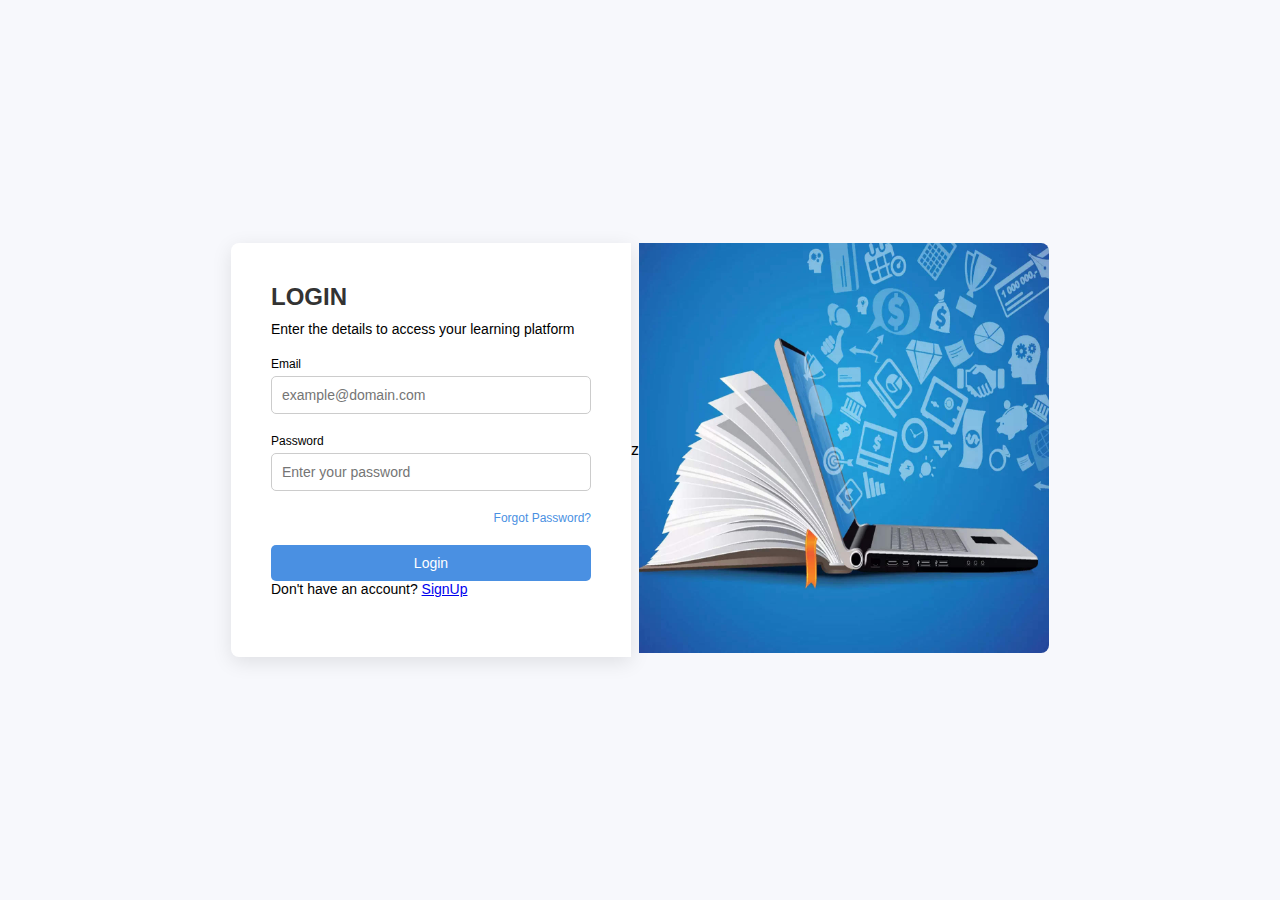
<file: login/login.html>
<!DOCTYPE html>
<html lang="en">
<head>
    <meta charset="UTF-8">
    <meta name="viewport" content="width=device-width, initial-scale=1.0">
    <title>Login Page</title>
    <link rel="stylesheet" href="loginstyle.css">
</head>
<body class="bodyy">
    <div class="login-container">
        <div class="login-form">
            <h2>LOGIN</h2>
            <p>Enter the details to access your learning platform</p>
            <form method="POST" action="../php/login.php">
                <!-- Email Input -->
                <label for="email">Email</label>
                <input 
                    type="email" 
                    id="email" 
                    name="email" 
                    aria-label="Email" 
                    placeholder="example@domain.com" 
                    required>
                
                <!-- Password Input -->
                <label for="password">Password</label>
                <input 
                    type="password" 
                    id="password" 
                    name="password" 
                    aria-label="Password" 
                    placeholder="Enter your password" 
                    required>
                
                <!-- Forgot Password -->
                <a href="#" class="forgot-password">Forgot Password?</a>
                
                <!-- Submit Button -->
                <button type="submit" aria-label="Login Button" class="login">Login</button>
            </form>
            <p>Don't have an account? <a href="signup.html" id="signup-link">SignUp</a></p>
        </div>
z
        <!-- Login Image -->
        <div class="login-image">
            <img src="../images/login-img.jpg" alt="Login Illustration">
        </div>
    </div>

    <!-- Signup Modal -->
    <div id="signup-modal" class="modal">
        <div class="modal-content">
            <span class="close" aria-label="Close Signup Modal">&times;</span>
            <h2><a href="signup.html">Sign Up</a></h2>
        </div>
    </div>

    <script>
        // Get the modal
        var modal = document.getElementById("signup-modal");

        // Get the button that opens the modal
        var signupLink = document.getElementById("signup-link");

        // Get the <span> element that closes the modal
        var span = document.getElementsByClassName("close")[0];

        // Open the modal
        signupLink.onclick = function() {
            modal.style.display = "flex";
        };

        // Close the modal
        span.onclick = function() {
            modal.style.display = "none";
        };

        // Close the modal when clicking outside
        window.onclick = function(event) {
            if (event.target == modal) {
                modal.style.display = "none";
            }
        };
    </script>
    <script>

    </script>
</body>
</html>
</file>
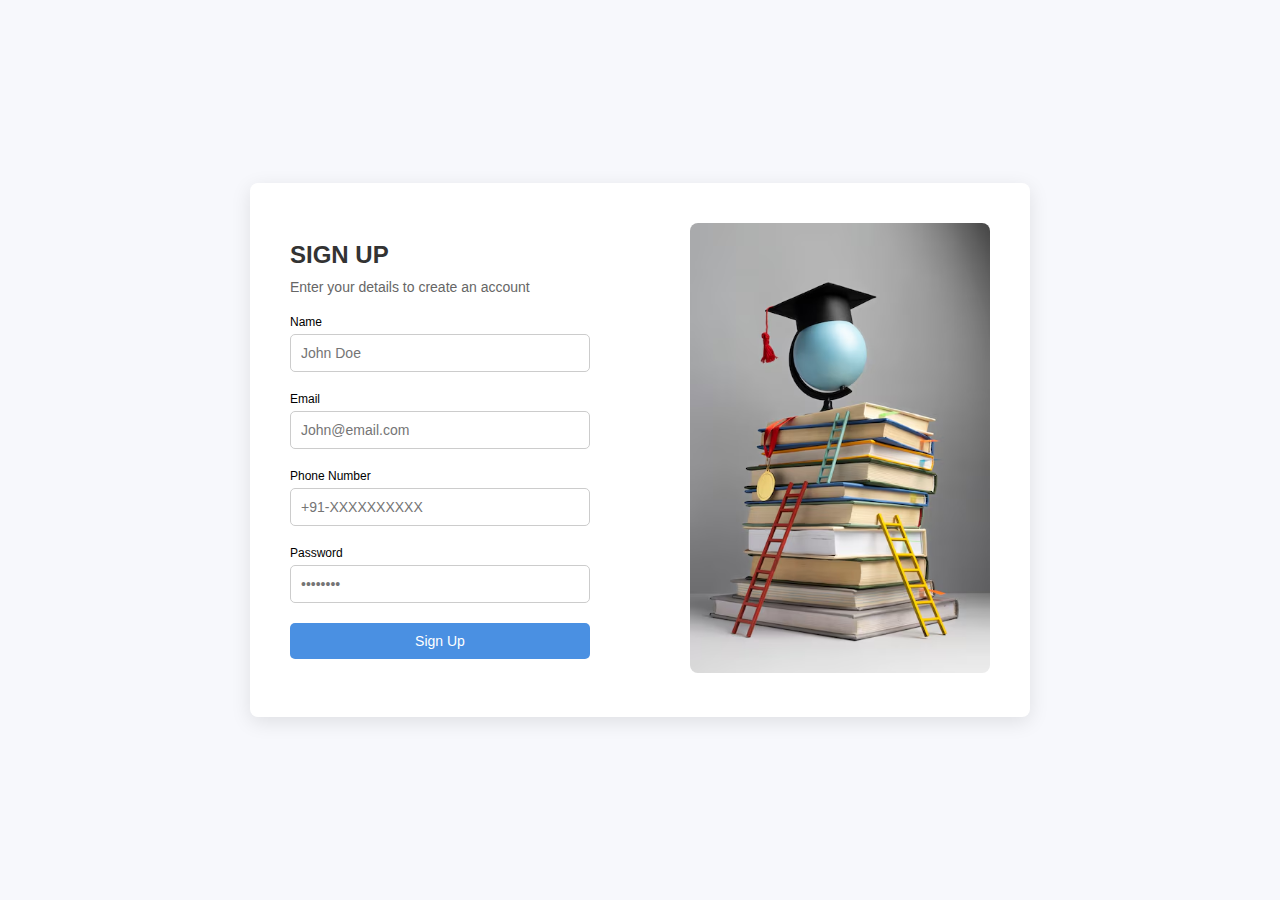
<file: login/signup.html>
<!DOCTYPE html>
<html lang="en">
<head>
    <meta charset="UTF-8">
    <meta name="viewport" content="width=device-width, initial-scale=1.0">
    <title>Sign-Up Page</title>
    <style>
        /* Global Styles */
        * {
            margin: 0;
            padding: 0;
            box-sizing: border-box;
            font-family: Arial, sans-serif;
        }

        body {
            background: #f7f8fc;
            display: flex;
            justify-content: center;
            align-items: center;
            height: 100vh;
        }

        .signup-container {
            display: flex;
            align-items: center;
            background-color: #fff;
            box-shadow: 0 5px 20px rgba(0,0,0,0.1);
            border-radius: 8px;
            padding: 40px;
        }

        /* Form Styles */
        .signup-form {
            width: 350px;
            padding-right: 50px;
        }

        .signup-form h2 {
            font-size: 24px;
            color: #333;
            margin-bottom: 10px;
        }

        .signup-form p {
            font-size: 14px;
            margin-bottom: 20px;
            color: #666;
        }

        .signup-form label {
            display: block;
            font-size: 12px;
            margin-bottom: 5px;
        }

        .signup-form input {
            width: 100%;
            padding: 10px;
            margin-bottom: 20px;
            border-radius: 5px;
            border: 1px solid #ccc;
            font-size: 14px;
        }

        .signup-form button {
            width: 100%;
            padding: 10px;
            background-color: #4A90E2;
            border: none;
            color: #fff;
            border-radius: 5px;
            font-size: 14px;
            cursor: pointer;
        }

        .signup-form button:hover {
            background-color: #357ABD;
        }

        /* Image Styles */
        .signup-image {
            margin-left: 50px;
        }

        .signup-image img {
            width: 300px;
            border-radius: 8px;
        }
        
@-webkit-keyframes backgroundColorChange {
    0% {
      background-color: rgb(206, 206, 218);
    }
    10% {
      background-color: #e0d9e3;
    }
    20% {
      background-color: #d5e8e4;
    }
    25% {
      background-color: #b8a2a2;
    }
    30% {
      background-color: #e5dbd4;
    }
    35% {
      background-color: rgb(226, 219, 209);
    }
    40% {
      background-color: rgb(219, 219, 228);
    }
    50% {
      background-color: #f5cdf8;
    }
    55% {
      background-color: #d5e1e0;
    }
    60% {
      background-color: rgb(220, 220, 235);
    }
    65% {
      background-color: #ebe3eb;
    }
    70% {
      background-color: #d4dbdf;
    }
    80% {
      background-color: #bef3ee;
    }
    90% {
      background-color: #dadee1;
    }
    100% {
      background-color: rgb(214, 204, 205);
    }
  }
  
  /* Apply the animation to the login form or body */
  body{
    -webkit-animation: backgroundColorChange 10s infinite;
    animation: backgroundColorChange 30s infinite;
  }
  

  
    </style>
</head>
<body>
    <div class="signup-container">
        <!-- Form Section -->
        <div class="signup-form">
            <h2>SIGN UP</h2>
            <p>Enter your details to create an account</p>
            <form id="signupForm" action="../php/register.php" method="post">
              <label for="name">Name</label>
              <input type="text" id="name" name="name" placeholder="John Doe" required>
          
              <label for="email">Email</label>
              <input type="email" id="email" name="email" placeholder="John@email.com" required>
          
              <label for="phone">Phone Number</label>
              <input type="tel" id="phone" name="phone" placeholder="+91-XXXXXXXXXX" required>
          
              <label for="password">Password</label>
              <input type="password" id="password" name="password" placeholder="••••••••" required>
          
              <button type="submit" name="submit">Sign Up</button>
          </form>
          
        </div>
        
        <!-- Image Section -->
        <div class="signup-image">
            <img src="../images/signup-img.avif" alt="Graduate Image">
        </div>
    </div>

    <script>
        // JavaScript to handle form submission
        document.getElementById('signupForm').addEventListener('submit', function(e) {
            // Prevent default form submission

            const name = document.getElementById('name').value;
            const email = document.getElementById('email').value;
            const phone = document.getElementById('phone').value;
            const password = document.getElementById('password').value;

            if (name == "" || email == "" || phone == "" || password == "") {
                alert("All fields are required!");
            } else {
                alert("Sign-up successful!\nName: " + name + "\nEmail: " + email + "\nPhone: " + phone);
                // Further logic can be added here to send data to a server or backend
            }
        });
    </script>
</body>
</html>
</file>
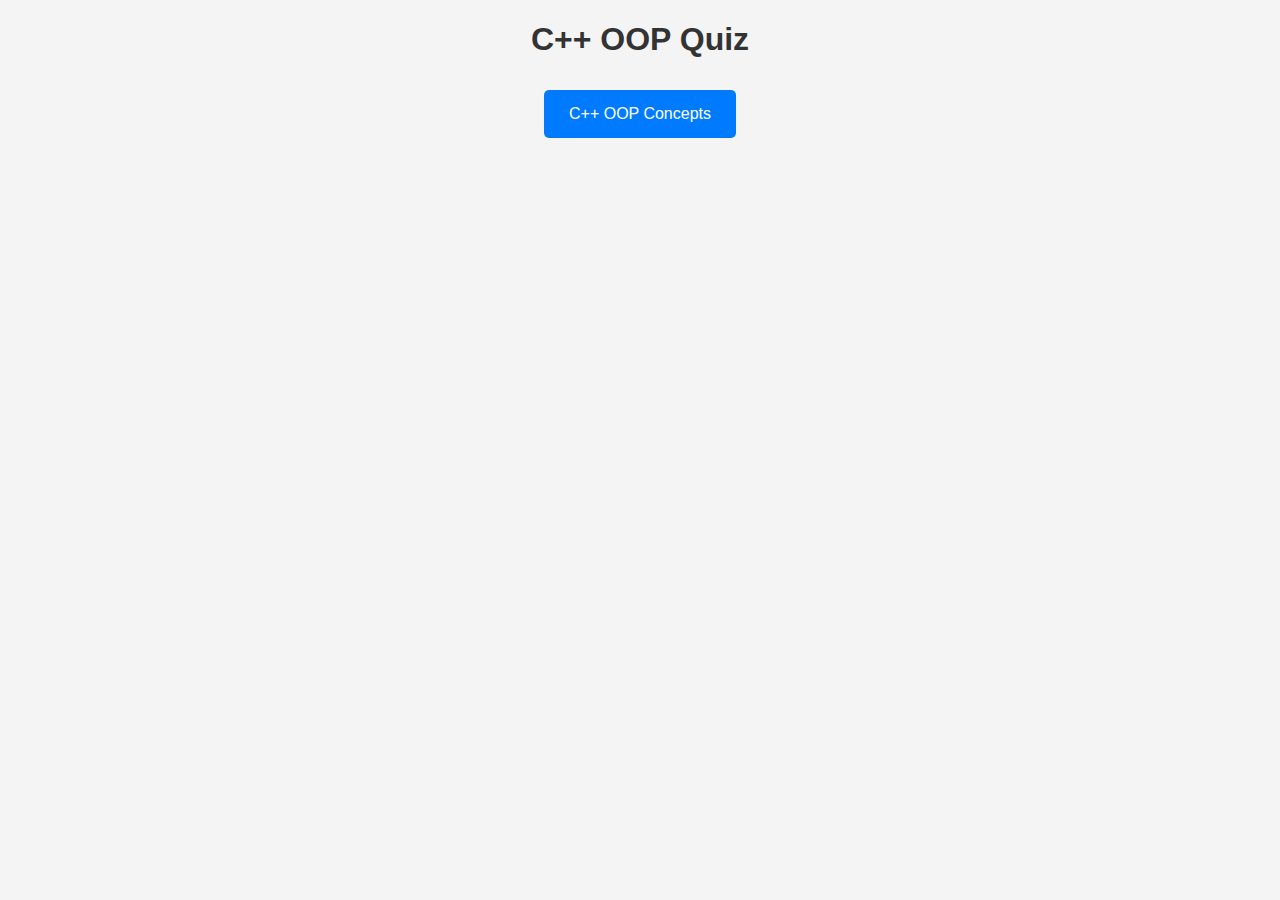
<file: Quizzes/C++-quiz.html>
<!DOCTYPE html>
<html lang="en">
<head>
  <meta charset="UTF-8">
  <meta name="viewport" content="width=device-width, initial-scale=1.0">
  <title>C++ OOP Quiz Application</title>
  <style>
    body {
      font-family: Arial, sans-serif;
      background-color: #f4f4f4;
      margin: 0;
      padding: 0;
    }
    .container {
      width: 80%;
      margin: 20px auto;
    }
    h1, h2 {
      text-align: center;
      color: #333;
    }
    .topics-list {
      display: flex;
      flex-wrap: wrap;
      justify-content: center;
    }
    .topic {
      background-color: #007bff;
      color: #fff;
      padding: 15px 25px;
      margin: 10px;
      border-radius: 5px;
      cursor: pointer;
      transition: background-color 0.3s ease;
    }
    .topic:hover {
      background-color: #0056b3;
    }
    .quiz-section {
      display: none;
      margin-top: 30px;
    }
    .quiz-timer {
      font-size: 18px;
      margin-bottom: 20px;
      color: #333;
    }
    .question {
      background-color: #fff;
      padding: 20px;
      margin-bottom: 10px;
      border-radius: 5px;
      box-shadow: 0 0 10px rgba(0, 0, 0, 0.1);
    }
    .answer-options label {
      display: block;
      margin: 5px 0;
    }
    .submit-btn, .restart-btn {
      padding: 10px 20px;
      background-color: #28a745;
      color: #fff;
      border: none;
      border-radius: 5px;
      cursor: pointer;
      margin-top: 10px;
    }
    .submit-btn:hover, .restart-btn:hover {
      background-color: #218838;
    }
    .result {
      text-align: center;
      font-size: 20px;
      color: #333;
    }
  </style>
</head>
<body>
  <div class="container">
    <h1>C++ OOP Quiz</h1>
    <div class="topics-list">
      <div class="topic" data-topic="cpp-oop">C++ OOP Concepts</div>
    </div>

    <!-- Quiz Section -->
    <div class="quiz-section" id="quiz-section">
      <div class="quiz-timer" id="quiz-timer">Time Left: 30:00</div>
      <div id="questions-container"></div>
      <button class="submit-btn" id="submit-btn">Submit Quiz</button>
    </div>

    <!-- Result Section -->
    <div class="result" id="result"></div>
    <button class="restart-btn" id="restart-btn" style="display: none;">Take Another Quiz</button>
  </div>

  <script>
    const topics = document.querySelectorAll('.topic');
    const quizSection = document.getElementById('quiz-section');
    const quizTimer = document.getElementById('quiz-timer');
    const questionsContainer = document.getElementById('questions-container');
    const submitBtn = document.getElementById('submit-btn');
    const resultDiv = document.getElementById('result');
    const restartBtn = document.getElementById('restart-btn');

    let timer;
    let timeLeft = 1800; // 30 minutes in seconds
    let selectedAnswers = {};

    // Sample Question Bank with C++ OOP Questions
    const questionBank = {
      'cpp-oop': [
        { question: "What is the concept of encapsulation in OOP?", options: ["Hiding implementation details", "Inheriting properties", "Overriding methods", "None of the above"], answer: "Hiding implementation details" },
        { question: "What is inheritance in C++?", options: ["Creating a new class from an existing class", "Hiding the data", "Multiple classes in one", "None of the above"], answer: "Creating a new class from an existing class" },
        { question: "Which of the following is not an access specifier in C++?", options: ["public", "protected", "private", "static"], answer: "static" },
        { question: "What does polymorphism allow in C++?", options: ["Same function name with different implementations", "Hiding the implementation", "Inheriting properties", "None of the above"], answer: "Same function name with different implementations" },
        { question: "What is the purpose of a constructor?", options: ["To create objects", "To initialize class members", "To allocate memory", "Both A and B"], answer: "Both A and B" },
        { question: "What is a pure virtual function?", options: ["A function that has no implementation", "A function with implementation", "A function that cannot be overridden", "None of the above"], answer: "A function that has no implementation" },
        { question: "Which operator is used to create a pointer to a class object?", options: ["&", "*", "->", "."], answer: "new" },
        { question: "What is method overriding?", options: ["Defining a new method", "Providing a new implementation of an inherited method", "Creating a method in a class", "None of the above"], answer: "Providing a new implementation of an inherited method" },
        { question: "Which keyword is used to prevent a class from being inherited?", options: ["final", "static", "private", "sealed"], answer: "final" },
        { question: "What is an abstract class?", options: ["A class that cannot be instantiated", "A class that can be instantiated", "A class with constructors", "None of the above"], answer: "A class that cannot be instantiated" },
        { question: "What is a destructor?", options: ["A function that initializes objects", "A function that is called when an object goes out of scope", "A function that destroys an object", "Both B and C"], answer: "Both B and C" },
        { question: "Which of the following is true about constructors?", options: ["They can return values", "They have the same name as the class", "They cannot be overloaded", "None of the above"], answer: "They have the same name as the class" },
        { question: "What is the purpose of the 'this' pointer?", options: ["To refer to the current object", "To allocate memory", "To destroy objects", "None of the above"], answer: "To refer to the current object" },
        { question: "What is dynamic binding?", options: ["Binding at compile time", "Binding at runtime", "Binding at link time", "None of the above"], answer: "Binding at runtime" },
        { question: "Which of the following is a feature of C++?", options: ["Encapsulation", "Polymorphism", "Inheritance", "All of the above"], answer: "All of the above" },
        { question: "What is the default access specifier for class members in C++?", options: ["public", "private", "protected", "default"], answer: "private" },
        { question: "What is an interface in C++?", options: ["A class with only pure virtual functions", "A class that cannot be inherited", "A class that can be instantiated", "None of the above"], answer: "A class with only pure virtual functions" },
        { question: "What is a friend function?", options: ["A function that can access private members of a class", "A function defined inside a class", "A function with a return type", "None of the above"], answer: "A function that can access private members of a class" },
        { question: "What does the 'virtual' keyword do?", options: ["Allows a method to be overridden", "Prevents a method from being overridden", "Creates a method", "None of the above"], answer: "Allows a method to be overridden" },
        { question: "What is multiple inheritance?", options: ["Inheriting from multiple classes", "Inheriting from a single class", "Inheriting from abstract classes", "None of the above"], answer: "Inheriting from multiple classes" },
        { question: "What is a namespace?", options: ["A way to group related classes", "A way to prevent name conflicts", "A way to organize code", "All of the above"], answer: "All of the above" },
        { question: "What is a template in C++?", options: ["A blueprint for creating classes", "A way to create functions that can operate with any data type", "A method to create constructors", "None of the above"], answer: "A way to create functions that can operate with any data type" },
        { question: "What is exception handling?", options: ["A way to handle errors", "A way to manage memory", "A way to define classes", "None of the above"], answer: "A way to handle errors" },
        { question: "What is the purpose of 'static' keyword?", options: ["To declare a variable with a fixed address", "To declare a variable that retains its value", "To declare a variable that cannot be changed", "None of the above"], answer: "To declare a variable that retains its value" },
        { question: "What is the significance of the 'virtual destructor'?", options: ["To ensure proper cleanup of derived class objects", "To prevent memory leaks", "To allow dynamic binding", "None of the above"], answer: "To ensure proper cleanup of derived class objects" },
        { question: "Which of the following is a characteristic of C++?", options: ["Object-oriented", "Procedural", "Functional", "All of the above"], answer: "Object-oriented" },
        { question: "What is operator overloading?", options: ["Defining a new operator", "Changing the behavior of existing operators", "Creating new functions", "None of the above"], answer: "Changing the behavior of existing operators" }
      ]
    };

    topics.forEach(topic => {
      topic.addEventListener('click', () => {
        quizSection.style.display = 'block';
        startQuiz(topic.dataset.topic);
      });
    });

    function startQuiz(topic) {
      questionsContainer.innerHTML = '';
      selectedAnswers = {};
      timeLeft = 1800; // Reset time
      startTimer();

      const questions = questionBank[topic];
      questions.forEach((q, index) => {
        const questionDiv = document.createElement('div');
        questionDiv.classList.add('question');
        questionDiv.innerHTML = `
          <h2>Question ${index + 1}:</h2>
          <p>${q.question}</p>
          <div class="answer-options">
            ${q.options.map(option => `
              <label>
                <input type="radio" name="question${index}" value="${option}">
                ${option}
              </label>
            `).join('')}
          </div>
        `;
        questionsContainer.appendChild(questionDiv);
      });
    }

    function startTimer() {
      timer = setInterval(() => {
        if (timeLeft <= 0) {
          clearInterval(timer);
          submitQuiz();
        } else {
          timeLeft--;
          const minutes = Math.floor(timeLeft / 60);
          const seconds = timeLeft % 60;
          quizTimer.textContent = `Time Left: ${String(minutes).padStart(2, '0')}:${String(seconds).padStart(2, '0')}`;
        }
      }, 1000);
    }

    submitBtn.addEventListener('click', submitQuiz);

    function submitQuiz() {
      clearInterval(timer);
      const questions = questionsContainer.querySelectorAll('.question');
      let score = 0;

      questions.forEach((q, index) => {
        const selectedOption = q.querySelector('input[type="radio"]:checked');
        if (selectedOption) {
          const userAnswer = selectedOption.value;
          const correctAnswer = questionBank['cpp-oop'][index].answer;
          if (userAnswer === correctAnswer) {
            score++;
          }
        }
      });

      const totalQuestions = questions.length;
      const percentage = (score / totalQuestions) * 100;

      resultDiv.innerHTML = `You scored ${score} out of ${totalQuestions} (${percentage.toFixed(2)}%)`;
      resultDiv.style.display = 'block';
      restartBtn.style.display = 'block';
      quizSection.style.display = 'none';
    }

    restartBtn.addEventListener('click', () => {
      resultDiv.style.display = 'none';
      restartBtn.style.display = 'none';
      quizSection.style.display = 'none';
    });
  </script>
</body>
</html>
</file>
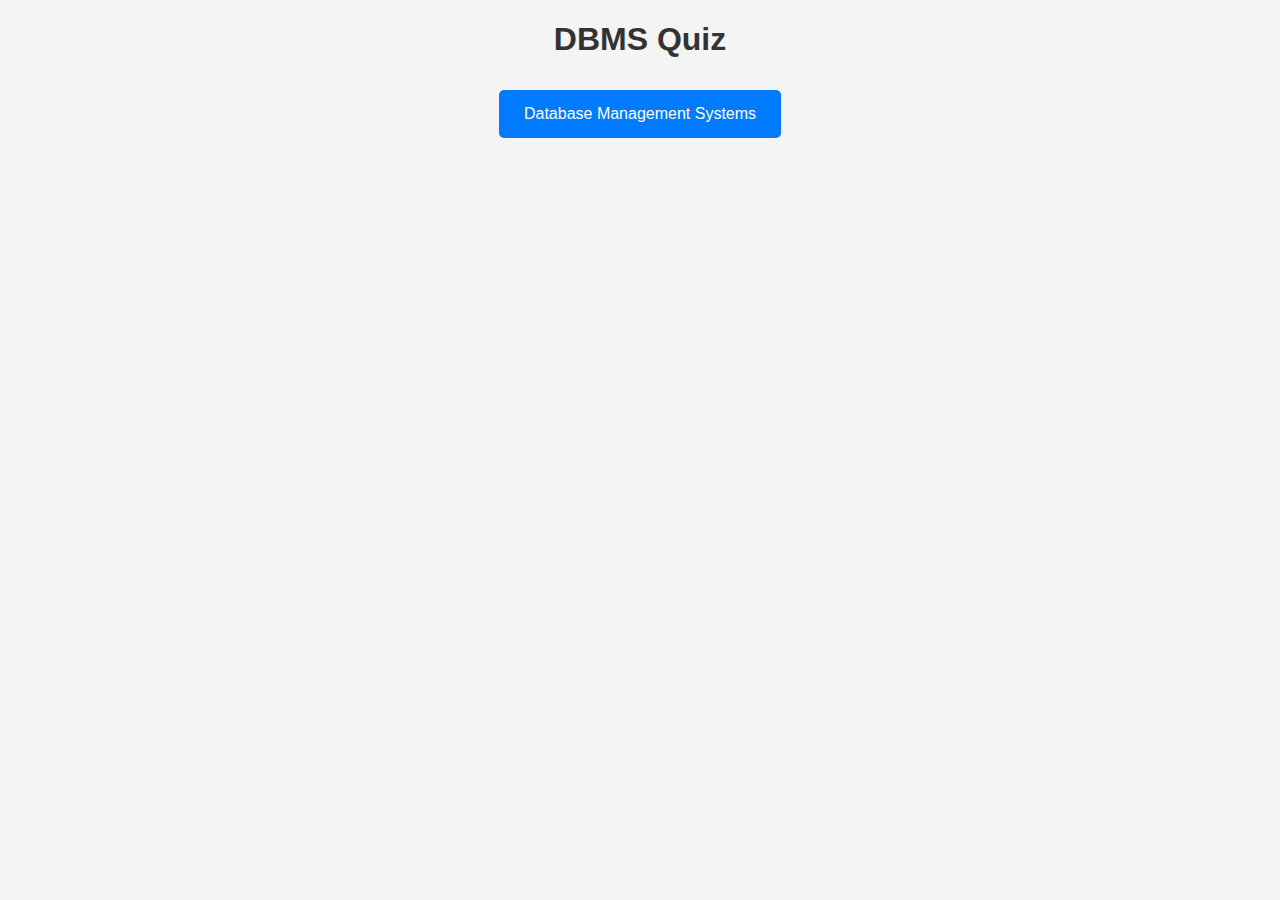
<file: Quizzes/DBMS-quiz.html>
<!DOCTYPE html>
<html lang="en">
<head>
  <meta charset="UTF-8">
  <meta name="viewport" content="width=device-width, initial-scale=1.0">
  <title>DBMS Quiz Application</title>
  <style>
    body {
      font-family: Arial, sans-serif;
      background-color: #f4f4f4;
      margin: 0;
      padding: 0;
    }
    .container {
      width: 80%;
      margin: 20px auto;
    }
    h1, h2 {
      text-align: center;
      color: #333;
    }
    .topics-list {
      display: flex;
      flex-wrap: wrap;
      justify-content: center;
    }
    .topic {
      background-color: #007bff;
      color: #fff;
      padding: 15px 25px;
      margin: 10px;
      border-radius: 5px;
      cursor: pointer;
      transition: background-color 0.3s ease;
    }
    .topic:hover {
      background-color: #0056b3;
    }
    .quiz-section {
      display: none;
      margin-top: 30px;
    }
    .quiz-timer {
      font-size: 18px;
      margin-bottom: 20px;
      color: #333;
    }
    .question {
      background-color: #fff;
      padding: 20px;
      margin-bottom: 10px;
      border-radius: 5px;
      box-shadow: 0 0 10px rgba(0, 0, 0, 0.1);
    }
    .answer-options label {
      display: block;
      margin: 5px 0;
    }
    .submit-btn, .restart-btn {
      padding: 10px 20px;
      background-color: #28a745;
      color: #fff;
      border: none;
      border-radius: 5px;
      cursor: pointer;
      margin-top: 10px;
    }
    .submit-btn:hover, .restart-btn:hover {
      background-color: #218838;
    }
    .result {
      text-align: center;
      font-size: 20px;
      color: #333;
    }
  </style>
</head>
<body>
  <div class="container">
    <h1>DBMS Quiz</h1>
    <div class="topics-list">
      <div class="topic" data-topic="dbms">Database Management Systems</div>
    </div>

    <!-- Quiz Section -->
    <div class="quiz-section" id="quiz-section">
      <div class="quiz-timer" id="quiz-timer">Time Left: 30:00</div>
      <div id="questions-container"></div>
      <button class="submit-btn" id="submit-btn">Submit Quiz</button>
    </div>

    <!-- Result Section -->
    <div class="result" id="result"></div>
    <button class="restart-btn" id="restart-btn" style="display: none;">Take Another Quiz</button>
  </div>

  <script>
    const topics = document.querySelectorAll('.topic');
    const quizSection = document.getElementById('quiz-section');
    const quizTimer = document.getElementById('quiz-timer');
    const questionsContainer = document.getElementById('questions-container');
    const submitBtn = document.getElementById('submit-btn');
    const resultDiv = document.getElementById('result');
    const restartBtn = document.getElementById('restart-btn');

    let timer;
    let timeLeft = 1800; // 30 minutes in seconds
    let selectedAnswers = {};

    // Sample Question Bank with DBMS Questions
    const questionBank = {
      'dbms': [
        { question: "What does DBMS stand for?", options: ["Database Management System", "Data Base Management System", "Database Master System", "Data Base Management Server"], answer: "Database Management System" },
        { question: "Which of the following is a type of DBMS?", options: ["Hierarchical", "Network", "Relational", "All of the above"], answer: "All of the above" },
        { question: "What is the purpose of a primary key?", options: ["To identify records uniquely", "To join tables", "To sort data", "To enforce data integrity"], answer: "To identify records uniquely" },
        { question: "Which SQL statement is used to create a table?", options: ["CREATE TABLE", "TABLE CREATE", "ADD TABLE", "NEW TABLE"], answer: "CREATE TABLE" },
        { question: "What is normalization?", options: ["Reducing data redundancy", "Increasing data redundancy", "Sorting data", "Indexing data"], answer: "Reducing data redundancy" },
        { question: "What type of relationship exists between two tables in a DBMS?", options: ["One-to-One", "One-to-Many", "Many-to-Many", "All of the above"], answer: "All of the above" },
        { question: "Which of the following is a database language?", options: ["SQL", "HTML", "CSS", "Python"], answer: "SQL" },
        { question: "What is a foreign key?", options: ["A key in the same table", "A key in another table", "A key that links two tables", "Both B and C"], answer: "Both B and C" },
        { question: "Which of the following is not a DBMS?", options: ["MySQL", "Oracle", "SQL Server", "Excel"], answer: "Excel" },
        { question: "What is the function of the DBMS?", options: ["Data storage", "Data manipulation", "Data retrieval", "All of the above"], answer: "All of the above" },
        { question: "What is ACID in database management?", options: ["Atomicity, Consistency, Isolation, Durability", "Atomicity, Consistency, Integrity, Durability", "All, Consistency, Isolation, Durability", "Atomicity, Consistency, Isolation, Data"], answer: "Atomicity, Consistency, Isolation, Durability" },
        { question: "What type of query retrieves data from a database?", options: ["INSERT", "UPDATE", "DELETE", "SELECT"], answer: "SELECT" },
        { question: "What is a database schema?", options: ["A blueprint of the database", "A database table", "A database row", "A database column"], answer: "A blueprint of the database" },
        { question: "Which SQL command is used to modify existing records in a table?", options: ["UPDATE", "EDIT", "MODIFY", "CHANGE"], answer: "UPDATE" },
        { question: "What does a join do in SQL?", options: ["Combines rows from two or more tables", "Sorts data", "Filters data", "None of the above"], answer: "Combines rows from two or more tables" },
        { question: "Which of the following is a DDL command?", options: ["CREATE", "SELECT", "INSERT", "UPDATE"], answer: "CREATE" },
        { question: "What is the purpose of indexing in a database?", options: ["To speed up data retrieval", "To reduce data redundancy", "To enforce data integrity", "To sort data"], answer: "To speed up data retrieval" },
        { question: "What is a stored procedure?", options: ["A set of SQL statements stored in the database", "A command to create a database", "A command to delete records", "A command to modify data"], answer: "A set of SQL statements stored in the database" },
        { question: "Which of the following is a non-relational database?", options: ["MongoDB", "MySQL", "PostgreSQL", "Oracle"], answer: "MongoDB" },
        { question: "What is data redundancy?", options: ["Storing the same data in multiple places", "Storing unique data", "Removing duplicates", "None of the above"], answer: "Storing the same data in multiple places" },
        { question: "What does the term 'data integrity' mean?", options: ["Accuracy and consistency of data", "Availability of data", "Security of data", "All of the above"], answer: "Accuracy and consistency of data" },
        { question: "Which of the following is not a characteristic of a relational database?", options: ["Data is organized in tables", "Relationships are established using foreign keys", "Data can be accessed using SQL", "Data is stored in flat files"], answer: "Data is stored in flat files" },
        { question: "What is a view in a database?", options: ["A virtual table", "A table with data", "A physical copy of a table", "None of the above"], answer: "A virtual table" },
        { question: "What is the purpose of a transaction in a DBMS?", options: ["To ensure data integrity", "To speed up queries", "To back up data", "To delete records"], answer: "To ensure data integrity" },
        { question: "What is a data warehouse?", options: ["A database optimized for reporting and analysis", "A database used for transaction processing", "A collection of data", "A type of DBMS"], answer: "A database optimized for reporting and analysis" },
      ],
      // Add questions for other topics here
    };

    // Event listeners
    topics.forEach(topic => {
      topic.addEventListener('click', (event) => {
        const selectedTopic = event.target.getAttribute('data-topic');
        startQuiz(selectedTopic);
      });
    });

    function startQuiz(topic) {
      quizSection.style.display = 'block';
      questionsContainer.innerHTML = '';
      selectedAnswers = {};
      timeLeft = 1800; // Reset timer
      startTimer();

      const questions = questionBank[topic];
      questions.forEach((q, index) => {
        const questionDiv = document.createElement('div');
        questionDiv.classList.add('question');
        questionDiv.innerHTML = `<h3>Question ${index + 1}: ${q.question}</h3>
          <div class="answer-options">
            ${q.options.map(option => `<label><input type="radio" name="question${index}" value="${option}">${option}</label>`).join('')}
          </div>`;
        questionsContainer.appendChild(questionDiv);
      });
    }

    function startTimer() {
      clearInterval(timer);
      timer = setInterval(() => {
        timeLeft--;
        const minutes = Math.floor(timeLeft / 60);
        const seconds = timeLeft % 60;
        quizTimer.textContent = `Time Left: ${String(minutes).padStart(2, '0')}:${String(seconds).padStart(2, '0')}`;
        
        if (timeLeft <= 0) {
          clearInterval(timer);
          showResult();
        }
      }, 1000);
    }

    submitBtn.addEventListener('click', showResult);

    function showResult() {
      clearInterval(timer);
      quizSection.style.display = 'none';
      resultDiv.innerHTML = '';

      const questions = questionBank['dbms'];
      let score = 0;
      questions.forEach((q, index) => {
        const selectedOption = document.querySelector(`input[name="question${index}"]:checked`);
        if (selectedOption) {
          selectedAnswers[`question${index}`] = selectedOption.value;
          if (selectedOption.value === q.answer) {
            score++;
          }
        }
      });

      resultDiv.innerHTML = `You scored ${score} out of ${questions.length}.`;
      restartBtn.style.display = 'block';
    }

    restartBtn.addEventListener('click', () => {
      resultDiv.innerHTML = '';
      restartBtn.style.display = 'none';
      quizSection.style.display = 'none';
    });
  </script>
</body>
</html>
</file>
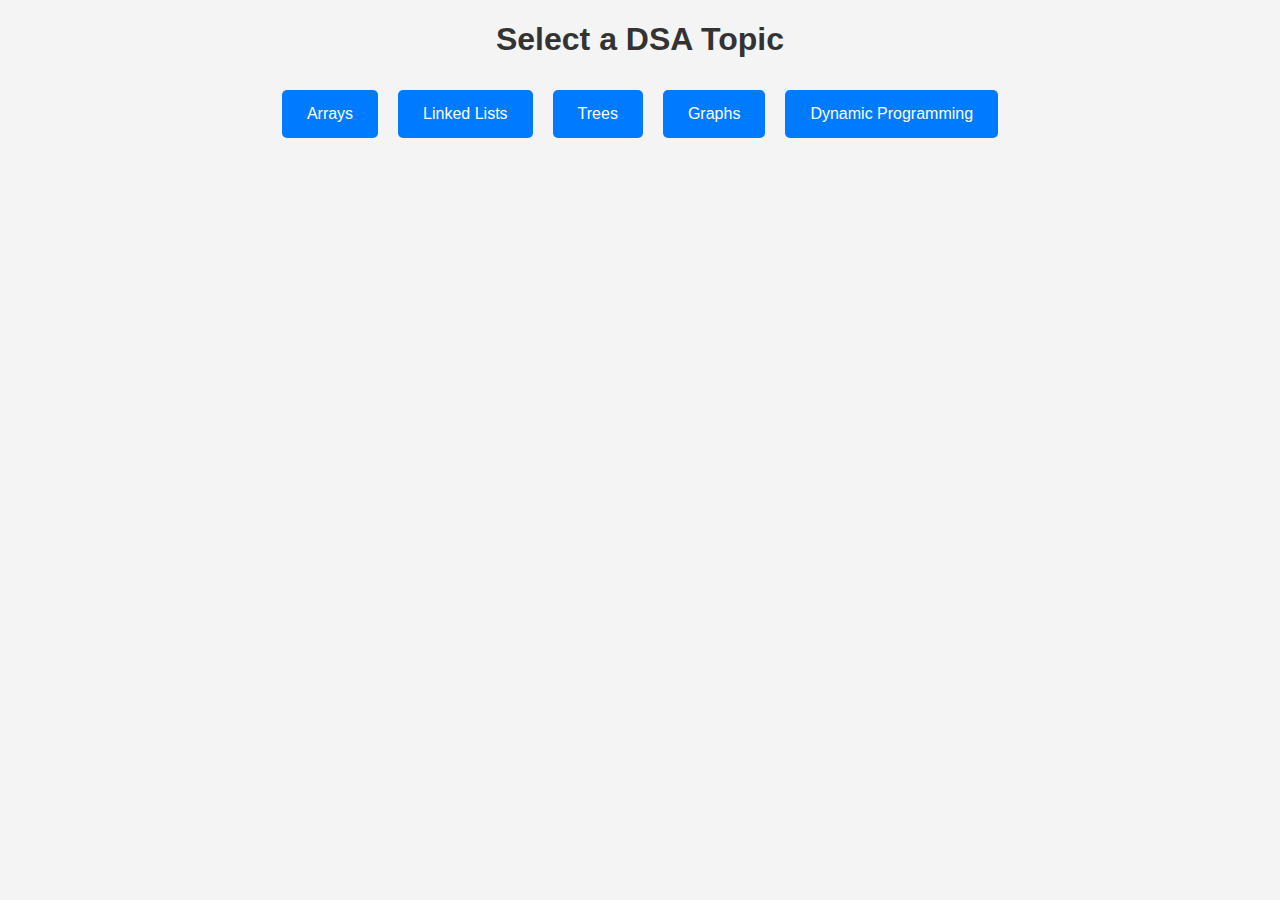
<file: Quizzes/Dsa-quiz.html>
<!DOCTYPE html>
<html lang="en">
<head>
  <meta charset="UTF-8">
  <meta name="viewport" content="width=device-width, initial-scale=1.0">
  <title>DSA Quiz Application</title>
  <style>
    body {
      font-family: Arial, sans-serif;
      background-color: #f4f4f4;
      margin: 0;
      padding: 0;
    }
    .container {
      width: 80%;
      margin: 20px auto;
    }
    h1, h2 {
      text-align: center;
      color: #333;
    }
    .topics-list {
      display: flex;
      flex-wrap: wrap;
      justify-content: center;
    }
    .topic {
      background-color: #007bff;
      color: #fff;
      padding: 15px 25px;
      margin: 10px;
      border-radius: 5px;
      cursor: pointer;
      transition: background-color 0.3s ease;
    }
    .topic:hover {
      background-color: #0056b3;
    }
    .quiz-section {
      display: none;
      margin-top: 30px;
    }
    .quiz-timer {
      font-size: 18px;
      margin-bottom: 20px;
      color: #333;
    }
    .question {
      background-color: #fff;
      padding: 20px;
      margin-bottom: 10px;
      border-radius: 5px;
      box-shadow: 0 0 10px rgba(0, 0, 0, 0.1);
    }
    .answer-options label {
      display: block;
      margin: 5px 0;
    }
    .submit-btn, .restart-btn {
      padding: 10px 20px;
      background-color: #28a745;
      color: #fff;
      border: none;
      border-radius: 5px;
      cursor: pointer;
      margin-top: 10px;
    }
    .submit-btn:hover, .restart-btn:hover {
      background-color: #218838;
    }
    .result {
      text-align: center;
      font-size: 20px;
      color: #333;
    }
  </style>
</head>
<body>
  <div class="container">
    <h1>Select a DSA Topic</h1>
    <div class="topics-list">
      <div class="topic" data-topic="arrays">Arrays</div>
      <div class="topic" data-topic="linked-lists">Linked Lists</div>
      <div class="topic" data-topic="trees">Trees</div>
      <div class="topic" data-topic="graphs">Graphs</div>
      <div class="topic" data-topic="dynamic-programming">Dynamic Programming</div>
    </div>

    <!-- Quiz Section -->
    <div class="quiz-section" id="quiz-section">
      <div class="quiz-timer" id="quiz-timer">Time Left: 30:00</div>
      <div id="questions-container"></div>
      <button class="submit-btn" id="submit-btn">Submit Quiz</button>
    </div>

    <!-- Result Section -->
    <div class="result" id="result"></div>
    <button class="restart-btn" id="restart-btn" style="display: none;">Take Another Quiz</button>
  </div>

  <script>
    const topics = document.querySelectorAll('.topic');
    const quizSection = document.getElementById('quiz-section');
    const quizTimer = document.getElementById('quiz-timer');
    const questionsContainer = document.getElementById('questions-container');
    const submitBtn = document.getElementById('submit-btn');
    const resultDiv = document.getElementById('result');
    const restartBtn = document.getElementById('restart-btn');

    let timer;
    let timeLeft = 1800; // 30 minutes in seconds
    let selectedAnswers = {};

    // Sample Question Bank with 30 Questions per Topic
    const questionBank = {
  'arrays': [
    { question: "What is the time complexity of accessing an element in an array?", options: ["O(1)", "O(n)", "O(log n)", "O(n^2)"], answer: "O(1)" },
    { question: "How do you find the largest element in an array?", options: ["Binary Search", "Linear Search", "Bubble Sort", "Insertion Sort"], answer: "Linear Search" },
    { question: "Which sorting algorithm is the most efficient for large datasets?", options: ["Bubble Sort", "Quick Sort", "Selection Sort", "Insertion Sort"], answer: "Quick Sort" },
    { question: "What is the best-case time complexity of Quick Sort?", options: ["O(n)", "O(n log n)", "O(n^2)", "O(log n)"], answer: "O(n log n)" },
    { question: "What does it mean if an array is sorted in-place?", options: ["The array is sorted externally", "The array is sorted using extra space", "The array is sorted without extra space", "None of the above"], answer: "The array is sorted without extra space" },
    { question: "Which of the following algorithms has the worst-case time complexity of O(n^2)?", options: ["Merge Sort", "Heap Sort", "Selection Sort", "Radix Sort"], answer: "Selection Sort" },
    { question: "Which is not a valid array declaration?", options: ["int arr[] = new int[10];", "int arr[10];", "int[] arr = new int[10];", "None of the above"], answer: "None of the above" },
    { question: "What is the space complexity of the Merge Sort algorithm?", options: ["O(n)", "O(log n)", "O(n^2)", "O(1)"], answer: "O(n)" },
    { question: "Which algorithm is used to search in a sorted array?", options: ["Linear Search", "Binary Search", "Depth-First Search", "Breadth-First Search"], answer: "Binary Search" },
    { question: "What is the time complexity of Linear Search?", options: ["O(1)", "O(n)", "O(log n)", "O(n log n)"], answer: "O(n)" },
    { question: "Which array operation has constant time complexity?", options: ["Access", "Search", "Insertion", "Deletion"], answer: "Access" },
    { question: "Which sorting algorithm is stable?", options: ["Selection Sort", "Quick Sort", "Merge Sort", "Heap Sort"], answer: "Merge Sort" },
    { question: "Which of the following is true about arrays?", options: ["Arrays are fixed in size", "Arrays have dynamic size", "Array elements cannot be changed", "Array size increases automatically"], answer: "Arrays are fixed in size" },
    { question: "What is the minimum number of swaps required to sort an array?", options: ["n", "n - 1", "n^2", "log n"], answer: "n - 1" },
    { question: "Which algorithm is efficient for small arrays?", options: ["Merge Sort", "Quick Sort", "Bubble Sort", "Insertion Sort"], answer: "Insertion Sort" },
    { question: "Which data structure is used to store a matrix?", options: ["Array", "Queue", "Stack", "Linked List"], answer: "Array" },
    { question: "What is an associative array?", options: ["An array with key-value pairs", "An array of arrays", "A sorted array", "A multidimensional array"], answer: "An array with key-value pairs" },
    { question: "How can we implement an array that automatically grows?", options: ["ArrayList", "Stack", "Linked List", "Queue"], answer: "ArrayList" },
    { question: "Which algorithm has the best time complexity for sorting an array?", options: ["Bubble Sort", "Quick Sort", "Merge Sort", "Insertion Sort"], answer: "Merge Sort" },
    { question: "Which of the following operations takes the longest time in arrays?", options: ["Accessing", "Deleting an element", "Inserting at the end", "Inserting at the beginning"], answer: "Inserting at the beginning" },
    { question: "Which of the following is true about arrays in C++?", options: ["They have dynamic size", "They are zero-indexed", "They can contain elements of different types", "None"], answer: "They are zero-indexed" },
    { question: "Which technique is used to solve maximum subarray sum problem?", options: ["Divide and Conquer", "Greedy Algorithm", "Dynamic Programming", "Brute Force"], answer: "Dynamic Programming" },
    { question: "Which data structure would be most efficient for implementing a sparse array?", options: ["Linked List", "Hash Table", "Dynamic Array", "Static Array"], answer: "Hash Table" },
    { question: "How do you reverse an array in O(n) time?", options: ["Sort it in reverse order", "Swap elements from start and end", "Insert elements in reverse order", "Use a stack"], answer: "Swap elements from start and end" },
    { question: "Which is faster for random access?", options: ["Array", "Linked List", "Tree", "Graph"], answer: "Array" },
    { question: "How do you check if an array is sorted?", options: ["Linear Search", "Binary Search", "Traverse and compare elements", "None of the above"], answer: "Traverse and compare elements" },
    { question: "What is the advantage of using a dynamic array over a static array?", options: ["Faster access time", "Automatic resizing", "Lower memory usage", "None of the above"], answer: "Automatic resizing" },
    { question: "What does realloc() function do in arrays?", options: ["Changes array size", "Reverses array", "Removes duplicates", "None of the above"], answer: "Changes array size" },
    { question: "What is the time complexity of merging two sorted arrays?", options: ["O(n)", "O(n log n)", "O(n^2)", "O(log n)"], answer: "O(n)" },
    { question: "What is the worst-case time complexity for deleting an element in an array?", options: ["O(1)", "O(n)", "O(log n)", "O(n^2)"], answer: "O(n)" }
  ],
  'linked-lists': [
    { question: "What is the primary advantage of a linked list over an array?", options: ["Efficient random access", "Fixed size", "Efficient insertion/deletion", "None"], answer: "Efficient insertion/deletion" },
    { question: "Which linked list allows traversal in both directions?", options: ["Singly Linked List", "Doubly Linked List", "Circular Linked List", "Array"], answer: "Doubly Linked List" },
    { question: "What is the time complexity of searching for an element in a singly linked list?", options: ["O(n)", "O(log n)", "O(1)", "O(n^2)"], answer: "O(n)" },
    { question: "Which data structure is most efficient for implementing an undo feature?", options: ["Stack", "Queue", "Linked List", "Array"], answer: "Linked List" },
    { question: "Which operation is not efficient in a singly linked list?", options: ["Insertion", "Deletion", "Searching", "Traversing"], answer: "Searching" },
    { question: "What is the time complexity of inserting a node at the beginning of a singly linked list?", options: ["O(1)", "O(n)", "O(log n)", "O(n^2)"], answer: "O(1)" },
    { question: "How do you find the middle node of a linked list in one pass?", options: ["Using two pointers", "Using a loop", "Recursion", "None"], answer: "Using two pointers" },
    { question: "Which type of linked list contains a loop?", options: ["Circular Linked List", "Singly Linked List", "Doubly Linked List", "None"], answer: "Circular Linked List" },
    { question: "How is memory allocated for nodes in a linked list?", options: ["Dynamically", "Statically", "Both", "None"], answer: "Dynamically" },
    { question: "What is the time complexity of reversing a singly linked list?", options: ["O(1)", "O(n)", "O(n log n)", "O(n^2)"], answer: "O(n)" },
    { question: "How is a node deleted from a singly linked list?", options: ["Change pointers", "Delete the entire list", "Swap nodes", "None"], answer: "Change pointers" },
    { question: "What is the advantage of a circular linked list over a singly linked list?", options: ["Efficient traversal", "Random access", "Efficient insertion", "No need for NULL pointers"], answer: "No need for NULL pointers" },
    { question: "What is a sentinel node in a linked list?", options: ["A dummy node used to simplify boundary conditions", "A node with maximum value", "A node with minimum value", "None"], answer: "A dummy node used to simplify boundary conditions" },
    { question: "Which operation on a doubly linked list requires both forward and backward traversal?", options: ["Insertion", "Deletion", "Reversing", "Finding middle"], answer: "Reversing" },
    { question: "What is the space complexity of a doubly linked list?", options: ["O(n)", "O(log n)", "O(1)", "O(n^2)"], answer: "O(n)" },
    { question: "What is the time complexity of accessing the last node in a singly linked list?", options: ["O(1)", "O(log n)", "O(n)", "O(n^2)"], answer: "O(n)" },
    { question: "What is the difference between a linked list and an array?", options: ["Linked lists use dynamic memory, arrays use static memory", "Arrays are slower", "Linked lists have random access", "None"], answer: "Linked lists use dynamic memory, arrays use static memory" },
    { question: "In a doubly linked list, what happens if you delete a node?", options: ["The previous and next pointers are updated", "Only next pointer is updated", "List is reversed", "Nothing"], answer: "The previous and next pointers are updated" },
    { question: "What is the time complexity for deleting a node from a doubly linked list?", options: ["O(1)", "O(n)", "O(n log n)", "O(n^2)"], answer: "O(1)" },
    { question: "What is the best approach to detect a cycle in a linked list?", options: ["Two pointers (slow and fast)", "Recursion", "Sorting the list", "None"], answer: "Two pointers (slow and fast)" },
    { question: "How do you merge two sorted linked lists?", options: ["Using recursion", "Insert elements in order", "Reverse the second list", "None"], answer: "Using recursion" },
    { question: "What is the advantage of a doubly linked list?", options: ["Traversal in both directions", "Smaller size", "Fast random access", "All of the above"], answer: "Traversal in both directions" },
    { question: "How do you delete a node without having access to the head in a singly linked list?", options: ["Copy data from the next node and delete the next node", "Reverse the list", "Use two pointers", "None"], answer: "Copy data from the next node and delete the next node" },
    { question: "What is the time complexity of finding the nth node from the end in a singly linked list?", options: ["O(n)", "O(log n)", "O(1)", "O(n^2)"], answer: "O(n)" },
    { question: "Which data structure is efficient for implementing a LRU Cache?", options: ["Doubly Linked List", "Stack", "Queue", "Hash Table"], answer: "Doubly Linked List" },
    { question: "What is the minimum number of pointers required to reverse a singly linked list?", options: ["2", "3", "1", "None"], answer: "2" }
  ],

 'trees': [
    { question: "What is the maximum number of nodes at level 'l' in a binary tree?", options: ["2^l", "2^l - 1", "2^l + 1", "l^2"], answer: "2^l" },
    { question: "What is the height of a binary tree with only one node?", options: ["0", "1", "2", "undefined"], answer: "0" },
    { question: "In a binary search tree (BST), which traversal gives the elements in sorted order?", options: ["Pre-order", "In-order", "Post-order", "Level-order"], answer: "In-order" },
    { question: "What is the time complexity of searching for an element in a balanced binary search tree?", options: ["O(n)", "O(log n)", "O(n log n)", "O(1)"], answer: "O(log n)" },
    { question: "Which of the following is a property of a binary tree?", options: ["Each node can have at most two children", "Each node can have any number of children", "The nodes are arranged in a sorted order", "None"], answer: "Each node can have at most two children" },
    { question: "What is a complete binary tree?", options: ["All levels are completely filled except possibly for the last", "All nodes are filled from left to right", "Each node has exactly two children", "None"], answer: "All levels are completely filled except possibly for the last" },
    { question: "In a full binary tree, how many leaves are there if there are 'n' internal nodes?", options: ["n", "n + 1", "2n", "2n + 1"], answer: "n + 1" },
    { question: "What traversal method uses a stack and visits nodes in the order of root, left, right?", options: ["In-order", "Pre-order", "Post-order", "Level-order"], answer: "Pre-order" },
    { question: "What is the time complexity for deleting a node in a BST?", options: ["O(1)", "O(log n)", "O(n)", "O(n log n)"], answer: "O(log n)" },
    { question: "What is the main advantage of using a self-balancing binary search tree?", options: ["Faster insertion", "Faster deletion", "Maintaining a balanced structure for faster operations", "None"], answer: "Maintaining a balanced structure for faster operations" },
    { question: "Which data structure is used for implementing a binary heap?", options: ["Array", "Linked List", "Tree", "Graph"], answer: "Array" },
    { question: "What type of binary tree allows nodes to have at most two children but does not require them to be filled completely?", options: ["Full Binary Tree", "Complete Binary Tree", "Perfect Binary Tree", "None"], answer: "Incomplete Binary Tree" },
    { question: "Which of the following is true about a binary search tree?", options: ["Left child < Parent < Right child", "Left child > Parent > Right child", "No duplicates allowed", "Both A and C"], answer: "Both A and C" },
    { question: "How do you determine the depth of a node in a binary tree?", options: ["Count the number of edges from the root to the node", "Count the number of nodes from the root to the node", "Depth is always zero", "None"], answer: "Count the number of edges from the root to the node" },
    { question: "What is a leaf node?", options: ["A node with no children", "A node with two children", "A node with one child", "None"], answer: "A node with no children" },
    { question: "In which traversal method do you visit nodes in the order of left, right, root?", options: ["In-order", "Pre-order", "Post-order", "Level-order"], answer: "Post-order" },
    { question: "Which tree structure allows for efficient searching, insertion, and deletion?", options: ["Binary Tree", "Binary Search Tree", "Heap", "Trie"], answer: "Binary Search Tree" },
    { question: "What is the time complexity of checking if a binary tree is balanced?", options: ["O(n)", "O(log n)", "O(n log n)", "O(n^2)"], answer: "O(n)" },
    { question: "What is the main difference between a binary tree and a binary search tree?", options: ["Binary trees are unordered, BSTs are ordered", "Both have the same structure", "Binary trees cannot have duplicate values", "None"], answer: "Binary trees are unordered, BSTs are ordered" },
    { question: "How do you find the lowest common ancestor (LCA) of two nodes in a binary search tree?", options: ["Find the deepest node", "Trace back from both nodes to the root", "The first common ancestor while traversing up", "None"], answer: "The first common ancestor while traversing up" },
    { question: "Which algorithm is used to find the height of a binary tree?", options: ["Depth-First Search", "Breadth-First Search", "Level-order traversal", "None"], answer: "Depth-First Search" },
    { question: "What is the purpose of a red-black tree?", options: ["To store integers", "To keep the tree balanced", "To traverse the tree faster", "None"], answer: "To keep the tree balanced" },
    { question: "What is a B-tree used for?", options: ["Database indexing", "Memory management", "Graph representation", "None"], answer: "Database indexing" },
    { question: "Which of the following trees is used in network routing algorithms?", options: ["Binary Tree", "Binary Search Tree", "Trie", "B-tree"], answer: "Trie" }
],

  'graphs': [
    { question: "What is the time complexity of Depth-First Search (DFS) in a graph?", options: ["O(V + E)", "O(V)", "O(E)", "O(V * E)"], answer: "O(V + E)" },
    { question: "What is the main difference between a directed graph and an undirected graph?", options: ["Direction of edges", "Number of edges", "Presence of cycles", "None"], answer: "Direction of edges" },
    { question: "Which algorithm is used to find the shortest path in a weighted graph?", options: ["Kruskal's", "Prim's", "Dijkstra's", "Floyd-Warshall"], answer: "Dijkstra's" },
    { question: "What does a minimum spanning tree represent?", options: ["Minimum distance between all nodes", "Maximum weight of edges", "Minimum path covering all vertices", "None"], answer: "Minimum distance between all nodes" },
    { question: "What data structure is commonly used to implement a graph?", options: ["Array", "List", "Matrix", "All of the above"], answer: "All of the above" },
    { question: "Which of the following is not a property of trees?", options: ["Acyclic", "Connected", "Directed", "None"], answer: "Directed" },
    { question: "What algorithm is used to find the Minimum Spanning Tree?", options: ["Dijkstra's", "Kruskal's", "Floyd-Warshall", "None"], answer: "Kruskal's" },
    { question: "In which type of graph is there exactly one path between any two nodes?", options: ["Directed Graph", "Undirected Graph", "Tree", "Cyclic Graph"], answer: "Tree" },
    { question: "What is a bipartite graph?", options: ["A graph with no cycles", "A graph where nodes can be divided into two independent sets", "A graph with even edges", "None"], answer: "A graph where nodes can be divided into two independent sets" },
    { question: "Which algorithm is used to detect cycles in a directed graph?", options: ["Kruskal's", "Dijkstra's", "DFS", "BFS"], answer: "DFS" },
    { question: "What is an adjacency list?", options: ["A way to represent a graph using an array", "A way to represent a graph using a matrix", "A collection of lists where each list represents a vertex", "None"], answer: "A collection of lists where each list represents a vertex" },
    { question: "What is the main advantage of using an adjacency list over an adjacency matrix?", options: ["Space efficiency", "Faster traversal", "Easier implementation", "None"], answer: "Space efficiency" },
    { question: "What does BFS stand for?", options: ["Binary First Search", "Breadth First Search", "Balanced First Search", "Binary Forest Search"], answer: "Breadth First Search" },
    { question: "What is the time complexity of Breadth-First Search (BFS)?", options: ["O(V + E)", "O(V)", "O(E)", "O(V * E)"], answer: "O(V + E)" },
    { question: "Which traversal method uses a queue?", options: ["DFS", "BFS", "Both", "Neither"], answer: "BFS" },
    { question: "What is a weighted graph?", options: ["A graph with equal weights on all edges", "A graph where each edge has a weight or cost", "A graph with only directed edges", "None"], answer: "A graph where each edge has a weight or cost" },
    { question: "What algorithm is used to find the shortest path between all pairs of vertices?", options: ["Prim's", "Dijkstra's", "Floyd-Warshall", "Kruskal's"], answer: "Floyd-Warshall" },
    { question: "Which of the following is true for a complete graph?", options: ["There is an edge between every pair of vertices", "It can have cycles", "It has at least one vertex", "None"], answer: "There is an edge between every pair of vertices" },
    { question: "Which of the following is an application of graphs?", options: ["Web page ranking", "Network routing", "Social networks", "All of the above"], answer: "All of the above" },
    { question: "What is a cycle in a graph?", options: ["A path that visits a vertex more than once", "A path that connects all vertices", "A path that has no edges", "None"], answer: "A path that visits a vertex more than once" },
    { question: "What is the purpose of graph coloring?", options: ["To minimize the number of colors used", "To avoid adjacent vertices having the same color", "To find the shortest path", "None"], answer: "To avoid adjacent vertices having the same color" },
    { question: "Which traversal visits nodes in the order of level by level?", options: ["DFS", "BFS", "Both", "Neither"], answer: "BFS" },
    { question: "What is a tree with more than two children called?", options: ["Binary tree", "N-ary tree", "Directed tree", "None"], answer: "N-ary tree" }
],

 'dynamic-programming': [
    { question: "What is dynamic programming primarily used for?", options: ["Finding shortest paths", "Optimizing problems with overlapping subproblems", "Sorting data", "Searching"], answer: "Optimizing problems with overlapping subproblems" },
    { question: "Which of the following problems can be solved using dynamic programming?", options: ["Fibonacci sequence", "Knapsack problem", "Longest common subsequence", "All of the above"], answer: "All of the above" },
    { question: "What is the time complexity of the Fibonacci sequence using memoization?", options: ["O(n)", "O(2^n)", "O(n^2)", "O(1)"], answer: "O(n)" },
    { question: "In dynamic programming, what does the term 'state' refer to?", options: ["The current variable", "A specific subproblem solution", "The final result", "None"], answer: "A specific subproblem solution" },
    { question: "What is the main difference between memoization and tabulation?", options: ["Memoization is top-down; tabulation is bottom-up", "Memoization uses arrays; tabulation uses recursion", "Both are the same", "None"], answer: "Memoization is top-down; tabulation is bottom-up" },
    { question: "Which problem uses the dynamic programming approach to find the minimum cost path in a grid?", options: ["Longest Increasing Subsequence", "Edit Distance", "Minimum Path Sum", "Knapsack Problem"], answer: "Minimum Path Sum" },
    { question: "What is the optimal substructure property in dynamic programming?", options: ["A problem can be divided into subproblems", "Subproblems must be independent", "The optimal solution to the problem can be constructed from optimal solutions to its subproblems", "None"], answer: "The optimal solution to the problem can be constructed from optimal solutions to its subproblems" },
    { question: "In which dynamic programming problem do you calculate the minimum number of edits to convert one string into another?", options: ["Longest Common Subsequence", "Edit Distance", "Knapsack Problem", "Coin Change"], answer: "Edit Distance" },
    { question: "What is the typical space complexity of a dynamic programming solution?", options: ["O(1)", "O(n)", "O(n^2)", "Varies depending on the problem"], answer: "Varies depending on the problem" },
    { question: "Which dynamic programming technique is used to solve the 0/1 Knapsack problem?", options: ["Memoization", "Tabulation", "Both", "None"], answer: "Both" },
    { question: "What does the term 'overlapping subproblems' mean in dynamic programming?", options: ["Subproblems are independent", "Subproblems are solved multiple times", "All subproblems are unique", "None"], answer: "Subproblems are solved multiple times" },
    { question: "What is the purpose of the DP array in a dynamic programming solution?", options: ["To store intermediate results", "To store final results", "To optimize space", "None"], answer: "To store intermediate results" },
    { question: "Which of the following is an example of a problem that can be solved using dynamic programming?", options: ["Binary Search", "Mergesort", "Coin Change", "Selection Sort"], answer: "Coin Change" },
    { question: "What is the space complexity of the optimal solution for the Fibonacci sequence using dynamic programming?", options: ["O(n)", "O(1)", "O(n^2)", "O(log n)"], answer: "O(n)" },
    { question: "In the Longest Increasing Subsequence problem, which dynamic programming approach is commonly used?", options: ["Greedy", "Backtracking", "Memoization", "Tabulation"], answer: "Tabulation" },
    { question: "Which of the following approaches is not typically used in dynamic programming?", options: ["Top-down", "Bottom-up", "Divide and conquer", "Iterative"], answer: "Divide and conquer" },
    { question: "What is the time complexity of the 0/1 Knapsack problem using dynamic programming?", options: ["O(n)", "O(w)", "O(n * w)", "O(n^2)"], answer: "O(n * w)" },
    { question: "What does 'w' represent in the 0/1 Knapsack problem?", options: ["Total weight", "Total items", "Maximum weight capacity", "None"], answer: "Maximum weight capacity" },
    { question: "Which problem is solved by the following dynamic programming relation: dp[i][j] = max(dp[i-1][j], dp[i-1][j-weight[i]] + value[i])?", options: ["Longest Common Subsequence", "0/1 Knapsack", "Edit Distance", "Fibonacci Sequence"], answer: "0/1 Knapsack" },
    { question: "What does the 'backtracking' technique refer to in dynamic programming?", options: ["Exploring all possible solutions", "Making decisions one at a time", "Avoiding repetitive calculations", "None"], answer: "Exploring all possible solutions" },
    { question: "Which dynamic programming problem involves finding the largest sum of non-adjacent numbers?", options: ["House Robber", "Fibonacci Sequence", "Longest Common Subsequence", "Minimum Path Sum"], answer: "House Robber" },
    { question: "What is the significance of base cases in dynamic programming?", options: ["To define the maximum limit", "To handle edge cases", "To initiate the recurrence relation", "None"], answer: "To initiate the recurrence relation" },
    { question: "What type of problems can be solved using dynamic programming?", options: ["Optimization problems", "Combinatorial problems", "Both", "None"], answer: "Both" },
    { question: "In dynamic programming, what is the first step in solving a problem?", options: ["Identify the subproblems", "Construct the DP array", "Define the base case", "Choose an approach"], answer: "Identify the subproblems" },
    { question: "What is the time complexity of finding the longest common subsequence between two strings of length m and n?", options: ["O(m + n)", "O(m * n)", "O(max(m, n))", "O(2^n)"], answer: "O(m * n)" },
    { question: "Which of the following statements about dynamic programming is true?", options: ["It always requires less memory than recursion", "It is slower than brute force", "It is effective for problems with optimal substructure", "None"], answer: "It is effective for problems with optimal substructure" },
    { question: "What is the role of a recurrence relation in dynamic programming?", options: ["To define the relationship between subproblems", "To store intermediate results", "To optimize memory", "None"], answer: "To define the relationship between subproblems" },
    { question: "Which algorithm is used to solve the longest path in a Directed Acyclic Graph (DAG)?", options: ["Dijkstra's", "Bellman-Ford", "Dynamic Programming", "Kruskal's"], answer: "Dynamic Programming" },
    { question: "In which dynamic programming problem do you need to find the number of ways to climb to the top of a staircase?", options: ["Fibonacci Sequence", "Stairs Climbing", "Knapsack Problem", "Longest Common Subsequence"], answer: "Stairs Climbing" },
    { question: "What technique can be used to reduce the space complexity of dynamic programming solutions?", options: ["Iterative approach", "Tabulation", "Memoization", "Both A and B"], answer: "Both A and B" }
],

};


    // Timer function
    function startTimer() {
      timer = setInterval(function() {
        timeLeft--;
        let minutes = Math.floor(timeLeft / 60);
        let seconds = timeLeft % 60;
        quizTimer.textContent = `Time Left: ${minutes}:${seconds < 10 ? '0' : ''}${seconds}`;

        if (timeLeft <= 0) {
          clearInterval(timer);
          submitQuiz();
        }
      }, 1000);
    }

    // Display questions for the selected topic
    function displayQuestions(topic) {
      const questions = questionBank[topic];
      questionsContainer.innerHTML = ''; // Clear previous questions
      selectedAnswers = {}; // Reset selected answers

      questions.forEach((q, index) => {
        const questionDiv = document.createElement('div');
        questionDiv.classList.add('question');
        questionDiv.innerHTML = `
          <h3>Q${index + 1}. ${q.question}</h3>
          <div class="answer-options">
            ${q.options.map((option, idx) => `
              <label>
                <input type="radio" name="question${index}" value="${option}">
                ${option}
              </label>
            `).join('')}
          </div>
        `;
        questionsContainer.appendChild(questionDiv);

        // Store selected answer
        questionDiv.querySelectorAll('input').forEach(input => {
          input.addEventListener('change', () => {
            selectedAnswers[`question${index}`] = input.value;
          });
        });
      });
    }

    // Submit quiz and calculate the score
    function submitQuiz() {
      clearInterval(timer);
      let score = 0;
      const topic = document.querySelector('.topic.active').getAttribute('data-topic');
      const questions = questionBank[topic];

      questions.forEach((q, index) => {
        if (selectedAnswers[`question${index}`] === q.answer) {
          score++;
        }
      });

      const percentage = (score / questions.length) * 100;
      resultDiv.textContent = `You scored ${score}/${questions.length} (${percentage.toFixed(2)}%)`;
      resultDiv.style.display = 'block';
      quizSection.style.display = 'none';
      restartBtn.style.display = 'block';
    }

    // Event listeners for topic selection and quiz submission
    topics.forEach(topic => {
      topic.addEventListener('click', function() {
        topics.forEach(t => t.classList.remove('active'));
        this.classList.add('active');
        displayQuestions(this.getAttribute('data-topic'));
        quizSection.style.display = 'block';
        resultDiv.style.display = 'none';
        restartBtn.style.display = 'none';
        timeLeft = 1800; // Reset timer to 30 minutes
        startTimer();
      });
    });

    // Submit quiz button
    submitBtn.addEventListener('click', submitQuiz);

    // Restart button
    restartBtn.addEventListener('click', () => {
      resultDiv.style.display = 'none';
      restartBtn.style.display = 'none';
      quizSection.style.display = 'none';
    });
  </script>
</body>
</html>
</file>
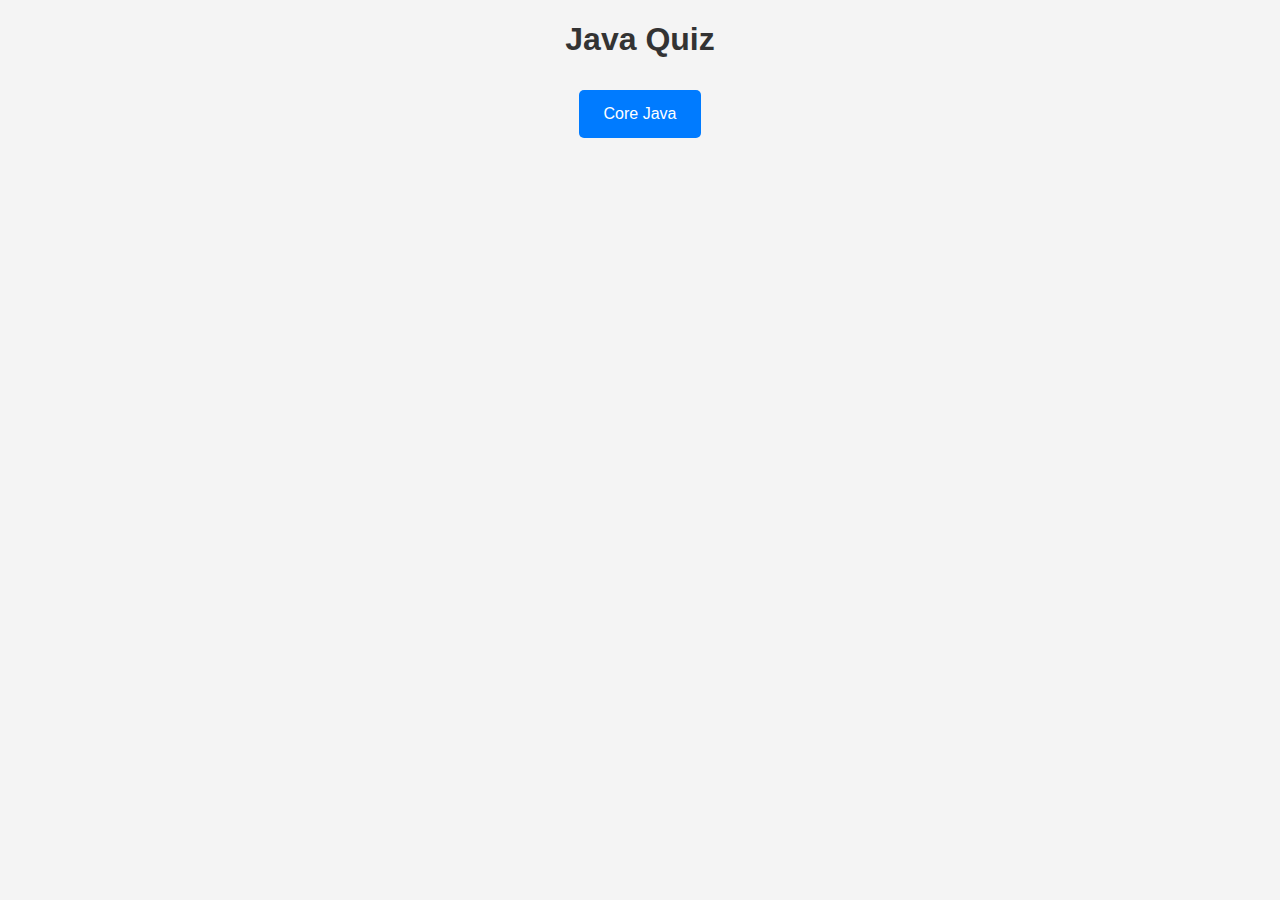
<file: Quizzes/java-quiz.html>
<!DOCTYPE html>
<html lang="en">
<head>
  <meta charset="UTF-8">
  <meta name="viewport" content="width=device-width, initial-scale=1.0">
  <title>Java Quiz Application</title>
  <style>
    body {
      font-family: Arial, sans-serif;
      background-color: #f4f4f4;
      margin: 0;
      padding: 0;
    }
    .container {
      width: 80%;
      margin: 20px auto;
    }
    h1, h2 {
      text-align: center;
      color: #333;
    }
    .topics-list {
      display: flex;
      flex-wrap: wrap;
      justify-content: center;
    }
    .topic {
      background-color: #007bff;
      color: #fff;
      padding: 15px 25px;
      margin: 10px;
      border-radius: 5px;
      cursor: pointer;
      transition: background-color 0.3s ease;
    }
    .topic:hover {
      background-color: #0056b3;
    }
    .quiz-section {
      display: none;
      margin-top: 30px;
    }
    .quiz-timer {
      font-size: 18px;
      margin-bottom: 20px;
      color: #333;
    }
    .question {
      background-color: #fff;
      padding: 20px;
      margin-bottom: 10px;
      border-radius: 5px;
      box-shadow: 0 0 10px rgba(0, 0, 0, 0.1);
    }
    .answer-options label {
      display: block;
      margin: 5px 0;
    }
    .submit-btn, .restart-btn {
      padding: 10px 20px;
      background-color: #28a745;
      color: #fff;
      border: none;
      border-radius: 5px;
      cursor: pointer;
      margin-top: 10px;
    }
    .submit-btn:hover, .restart-btn:hover {
      background-color: #218838;
    }
    .result {
      text-align: center;
      font-size: 20px;
      color: #333;
    }
  </style>
</head>
<body>
  <div class="container">
    <h1>Java Quiz</h1>
    <div class="topics-list">
      <div class="topic" data-topic="java">Core Java</div>
    </div>

    <!-- Quiz Section -->
    <div class="quiz-section" id="quiz-section">
      <div class="quiz-timer" id="quiz-timer">Time Left: 30:00</div>
      <div id="questions-container"></div>
      <button class="submit-btn" id="submit-btn">Submit Quiz</button>
    </div>

    <!-- Result Section -->
    <div class="result" id="result"></div>
    <button class="restart-btn" id="restart-btn" style="display: none;">Take Another Quiz</button>
  </div>

  <script>
    const topics = document.querySelectorAll('.topic');
    const quizSection = document.getElementById('quiz-section');
    const quizTimer = document.getElementById('quiz-timer');
    const questionsContainer = document.getElementById('questions-container');
    const submitBtn = document.getElementById('submit-btn');
    const resultDiv = document.getElementById('result');
    const restartBtn = document.getElementById('restart-btn');

    let timer;
    let timeLeft = 1800; // 30 minutes in seconds
    let selectedAnswers = {};

    // Sample Question Bank with Core Java Questions
    const questionBank = {
      'java': [
        { question: "What is the default value of a boolean variable in Java?", options: ["true", "false", "0", "null"], answer: "false" },
        { question: "Which of the following is not a keyword in Java?", options: ["static", "Boolean", "void", "Integer"], answer: "Integer" },
        { question: "Which data type can store the largest value?", options: ["int", "float", "double", "byte"], answer: "double" },
        { question: "What is the size of an int in Java?", options: ["16 bits", "32 bits", "64 bits", "8 bits"], answer: "32 bits" },
        { question: "What does JVM stand for?", options: ["Java Virtual Machine", "Java Variable Machine", "Java Visual Machine", "Java Verified Machine"], answer: "Java Virtual Machine" },
        { question: "Which of the following is a valid declaration of a char?", options: ["char c = 'a';", "char c = 'ab';", "char c = \"a\";", "char c = a;"], answer: "char c = 'a';" },
        { question: "Which method is used to start a thread in Java?", options: ["run()", "start()", "init()", "execute()"], answer: "start()" },
        { question: "What is the main purpose of garbage collection in Java?", options: ["To free memory", "To improve performance", "To delete objects", "To optimize code"], answer: "To free memory" },
        { question: "What is the output of the following code: System.out.println(1 + 2 + '3');?", options: ["33", "6", "123", "Error"], answer: "33" },
        { question: "What is the use of the 'final' keyword in Java?", options: ["To declare constants", "To prevent method overriding", "To prevent inheritance", "All of the above"], answer: "All of the above" },
        { question: "Which collection class maintains the order of insertion?", options: ["HashMap", "TreeMap", "LinkedHashMap", "Hashtable"], answer: "LinkedHashMap" },
        { question: "What is an interface in Java?", options: ["A class with no implementation", "A class with only abstract methods", "A collection of related methods", "All of the above"], answer: "All of the above" },
        { question: "Which of the following is a wrapper class for primitive data type int?", options: ["Integer", "Int", "Number", "None"], answer: "Integer" },
        { question: "What is the scope of a variable declared with the 'static' keyword?", options: ["Class level", "Method level", "Block level", "Instance level"], answer: "Class level" },
        { question: "What is the output of System.out.println(5 == 5.0);?", options: ["true", "false", "Error", "None"], answer: "true" },
        { question: "Which of the following statements is true about constructors in Java?", options: ["They have a return type", "They can be overloaded", "They cannot be private", "They are called manually"], answer: "They can be overloaded" },
        { question: "What is the purpose of the 'this' keyword?", options: ["To refer to the current instance", "To call a method", "To create a new object", "None of the above"], answer: "To refer to the current instance" },
        { question: "What is method overloading?", options: ["Same method name with different parameters", "Same method name with same parameters", "Different method names", "None of the above"], answer: "Same method name with different parameters" },
        { question: "Which exception is thrown when an array is accessed with an invalid index?", options: ["ArrayIndexOutOfBoundsException", "IndexOutOfBoundsException", "NullPointerException", "ClassCastException"], answer: "ArrayIndexOutOfBoundsException" },
        { question: "What is a package in Java?", options: ["A collection of classes", "A collection of methods", "A way to manage memory", "None of the above"], answer: "A collection of classes" },
        { question: "What is the use of the 'super' keyword?", options: ["To call the parent class constructor", "To refer to the parent class method", "To call a method in the same class", "All of the above"], answer: "All of the above" },
        { question: "What is the purpose of the 'break' statement?", options: ["To exit a loop", "To skip an iteration", "To terminate a method", "None of the above"], answer: "To exit a loop" },
        { question: "What is a Singleton class?", options: ["A class that can have multiple instances", "A class that has only one instance", "A class that cannot be instantiated", "None of the above"], answer: "A class that has only one instance" },
        { question: "Which of the following keywords is used to handle exceptions?", options: ["try", "catch", "finally", "All of the above"], answer: "All of the above" },
        { question: "What is the output of the following code: System.out.println(0.1 + 0.2 == 0.3);?", options: ["true", "false", "Error", "None"], answer: "false" },
        { question: "What is the purpose of the 'volatile' keyword?", options: ["To make a variable thread-safe", "To optimize performance", "To prevent memory leaks", "None of the above"], answer: "To make a variable thread-safe" },
        { question: "Which of the following is a valid statement in Java?", options: ["int a = 10;", "int 1a = 10;", "int a = '10';", "int a = 10.0;"], answer: "int a = 10;" },
        { question: "What is the output of System.out.println(5 + 3 + '8');?", options: ["58", "88", "Error", "None"], answer: "88" },
        { question: "Which method must be implemented by all threads in Java?", options: ["run()", "execute()", "start()", "stop()"], answer: "run()" },
        { question: "What is an abstract class?", options: ["A class with no implementation", "A class that cannot be instantiated", "A class with abstract methods", "All of the above"], answer: "All of the above" },
        { question: "What is the output of System.out.println(5 + '5');?", options: ["10", "55", "Error", "None"], answer: "55" }
      ]
    };

    topics.forEach(topic => {
      topic.addEventListener('click', () => {
        quizSection.style.display = 'block';
        startQuiz(topic.dataset.topic);
      });
    });

    function startQuiz(topic) {
      questionsContainer.innerHTML = '';
      selectedAnswers = {};
      timeLeft = 1800; // Reset time
      startTimer();

      const questions = questionBank[topic];
      questions.forEach((q, index) => {
        const questionDiv = document.createElement('div');
        questionDiv.classList.add('question');
        questionDiv.innerHTML = `
          <h2>Question ${index + 1}:</h2>
          <p>${q.question}</p>
          <div class="answer-options">
            ${q.options.map(option => `
              <label>
                <input type="radio" name="question${index}" value="${option}">
                ${option}
              </label>
            `).join('')}
          </div>
        `;
        questionsContainer.appendChild(questionDiv);
      });
    }

    function startTimer() {
      timer = setInterval(() => {
        if (timeLeft <= 0) {
          clearInterval(timer);
          submitQuiz();
        } else {
          timeLeft--;
          const minutes = Math.floor(timeLeft / 60);
          const seconds = timeLeft % 60;
          quizTimer.textContent = `Time Left: ${String(minutes).padStart(2, '0')}:${String(seconds).padStart(2, '0')}`;
        }
      }, 1000);
    }

    submitBtn.addEventListener('click', submitQuiz);

    function submitQuiz() {
      clearInterval(timer);
      const questions = questionsContainer.querySelectorAll('.question');
      let score = 0;

      questions.forEach((q, index) => {
        const selectedOption = q.querySelector('input[type="radio"]:checked');
        if (selectedOption) {
          const userAnswer = selectedOption.value;
          const correctAnswer = questionBank['java'][index].answer;
          if (userAnswer === correctAnswer) {
            score++;
          }
        }
      });

      const totalQuestions = questions.length;
      const percentage = (score / totalQuestions) * 100;

      resultDiv.innerHTML = `You scored ${score} out of ${totalQuestions} (${percentage.toFixed(2)}%)`;
      resultDiv.style.display = 'block';
      restartBtn.style.display = 'block';
      quizSection.style.display = 'none';
    }

    restartBtn.addEventListener('click', () => {
      resultDiv.style.display = 'none';
      restartBtn.style.display = 'none';
      quizSection.style.display = 'none';
    });
  </script>
</body>
</html>
</file>
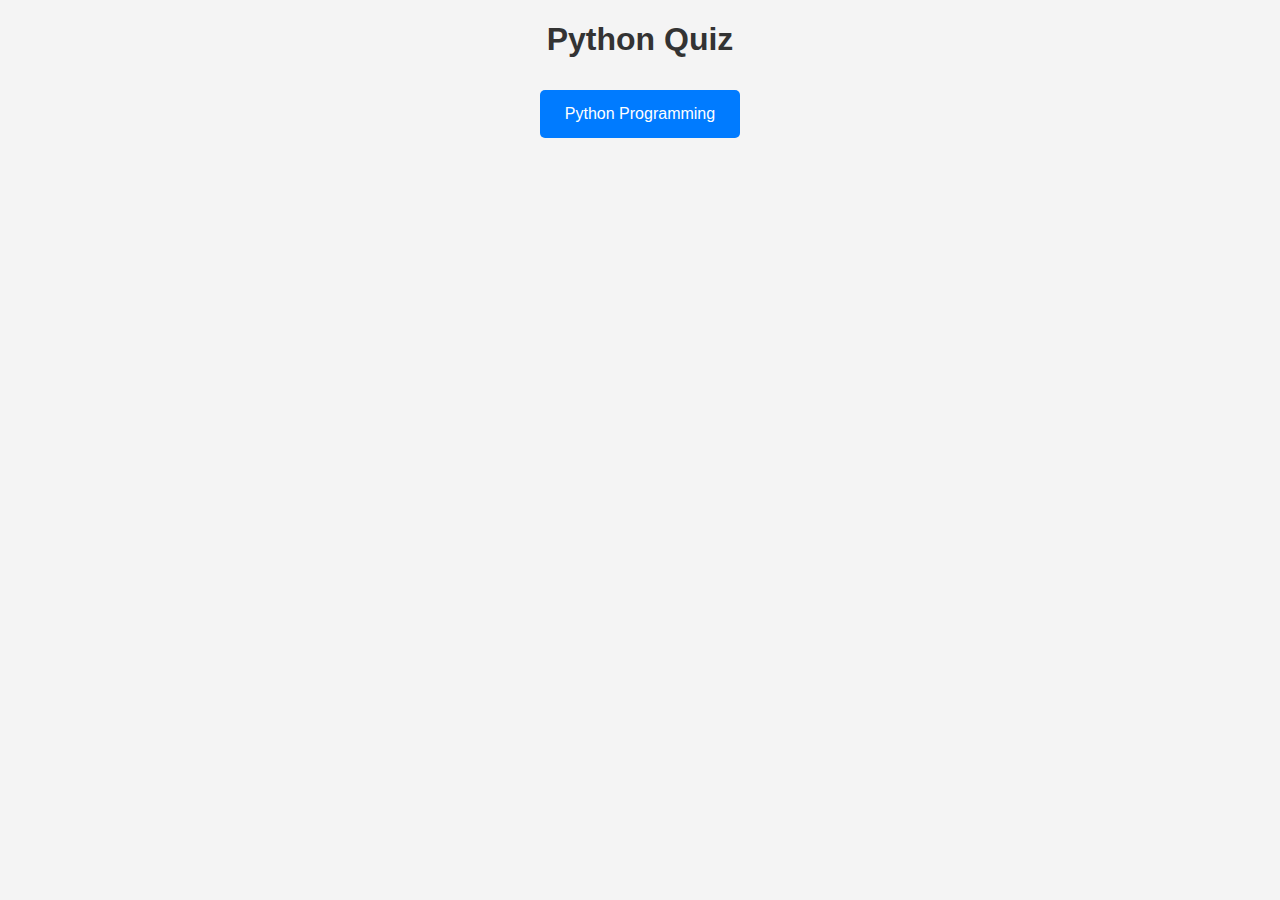
<file: Quizzes/python-quiz.html>
<!DOCTYPE html>
<html lang="en">
<head>
  <meta charset="UTF-8">
  <meta name="viewport" content="width=device-width, initial-scale=1.0">
  <title>Python Quiz Application</title>
  <style>
    body {
      font-family: Arial, sans-serif;
      background-color: #f4f4f4;
      margin: 0;
      padding: 0;
    }
    .container {
      width: 80%;
      margin: 20px auto;
    }
    h1, h2 {
      text-align: center;
      color: #333;
    }
    .topics-list {
      display: flex;
      flex-wrap: wrap;
      justify-content: center;
    }
    .topic {
      background-color: #007bff;
      color: #fff;
      padding: 15px 25px;
      margin: 10px;
      border-radius: 5px;
      cursor: pointer;
      transition: background-color 0.3s ease;
    }
    .topic:hover {
      background-color: #0056b3;
    }
    .quiz-section {
      display: none;
      margin-top: 30px;
    }
    .quiz-timer {
      font-size: 18px;
      margin-bottom: 20px;
      color: #333;
    }
    .question {
      background-color: #fff;
      padding: 20px;
      margin-bottom: 10px;
      border-radius: 5px;
      box-shadow: 0 0 10px rgba(0, 0, 0, 0.1);
    }
    .answer-options label {
      display: block;
      margin: 5px 0;
    }
    .submit-btn, .restart-btn {
      padding: 10px 20px;
      background-color: #28a745;
      color: #fff;
      border: none;
      border-radius: 5px;
      cursor: pointer;
      margin-top: 10px;
    }
    .submit-btn:hover, .restart-btn:hover {
      background-color: #218838;
    }
    .result {
      text-align: center;
      font-size: 20px;
      color: #333;
    }
  </style>
</head>
<body>
  <div class="container">
    <h1>Python Quiz</h1>
    <div class="topics-list">
      <div class="topic" data-topic="python">Python Programming</div>
    </div>

    <!-- Quiz Section -->
    <div class="quiz-section" id="quiz-section">
      <div class="quiz-timer" id="quiz-timer">Time Left: 30:00</div>
      <div id="questions-container"></div>
      <button class="submit-btn" id="submit-btn">Submit Quiz</button>
    </div>

    <!-- Result Section -->
    <div class="result" id="result"></div>
    <button class="restart-btn" id="restart-btn" style="display: none;">Take Another Quiz</button>
  </div>

  <script>
    const topics = document.querySelectorAll('.topic');
    const quizSection = document.getElementById('quiz-section');
    const quizTimer = document.getElementById('quiz-timer');
    const questionsContainer = document.getElementById('questions-container');
    const submitBtn = document.getElementById('submit-btn');
    const resultDiv = document.getElementById('result');
    const restartBtn = document.getElementById('restart-btn');

    let timer;
    let timeLeft = 1800; // 30 minutes in seconds
    let selectedAnswers = {};

    // Sample Question Bank with Python Questions
    const questionBank = {
      'python': [
        { question: "What is the output of print(2 ** 3)?", options: ["6", "8", "9", "Error"], answer: "8" },
        { question: "Which of the following is a mutable data type?", options: ["Tuple", "String", "List", "Dictionary"], answer: "List" },
        { question: "What keyword is used to create a function in Python?", options: ["function", "def", "func", "define"], answer: "def" },
        { question: "What does the len() function do?", options: ["Returns the length of an object", "Adds two numbers", "Creates a list", "None of the above"], answer: "Returns the length of an object" },
        { question: "Which of the following is used for comments in Python?", options: ["//", "#", "/* */", "--"], answer: "#" },
        { question: "What is the output of print(type([]))?", options: ["<class 'list'>", "<class 'tuple'>", "<class 'dict'>", "None"], answer: "<class 'list'>" },
        { question: "What does the 'pass' statement do?", options: ["Does nothing", "Terminates the loop", "Raises an exception", "None of the above"], answer: "Does nothing" },
        { question: "Which function is used to read a file in Python?", options: ["read()", "get()", "open()", "fetch()"], answer: "open()" },
        { question: "Which of the following is a built-in data type in Python?", options: ["List", "Dictionary", "Set", "All of the above"], answer: "All of the above" },
        { question: "What is the correct way to create a set in Python?", options: ["set = {}", "set = []", "set = ()", "set = set()"], answer: "set = set()" },
        { question: "What is the use of 'self' in Python?", options: ["To refer to the instance of the class", "To refer to the parent class", "To refer to the global variable", "None of the above"], answer: "To refer to the instance of the class" },
        { question: "What does the 'with' statement do?", options: ["Handles exceptions", "Creates a context manager", "Defines a function", "None of the above"], answer: "Creates a context manager" },
        { question: "What is a lambda function?", options: ["A named function", "An anonymous function", "A recursive function", "None of the above"], answer: "An anonymous function" },
        { question: "Which module is used for regular expressions in Python?", options: ["regex", "re", "reg", "reexp"], answer: "re" },
        { question: "What does 'import this' do?", options: ["Imports a library", "Displays the Zen of Python", "Shows the version", "None of the above"], answer: "Displays the Zen of Python" },
        { question: "What is the purpose of the 'break' statement?", options: ["To exit a loop", "To skip an iteration", "To terminate a function", "None of the above"], answer: "To exit a loop" },
        { question: "How do you define a class in Python?", options: ["class MyClass:", "define MyClass:", "MyClass() = class", "None of the above"], answer: "class MyClass:" },
        { question: "Which operator is used for floor division in Python?", options: ["/", "//", "%", "**"], answer: "//" },
        { question: "What is the output of print(bool(0))?", options: ["True", "False", "0", "None"], answer: "False" },
        { question: "Which of the following statements creates a dictionary?", options: ["dict = {}", "dict = []", "dict = ()", "dict = dict()"], answer: "dict = {}" },
        { question: "What is list comprehension?", options: ["A way to create lists", "A method to append elements", "A way to iterate over lists", "None of the above"], answer: "A way to create lists" },
        { question: "What does the 'strip()' method do?", options: ["Removes whitespace", "Adds whitespace", "Sorts the list", "None of the above"], answer: "Removes whitespace" },
        { question: "What is a module in Python?", options: ["A function", "A class", "A file containing Python code", "None of the above"], answer: "A file containing Python code" },
        { question: "What is the difference between '==' and '==='?", options: ["No difference", "One checks value, the other checks type", "Both check value", "None of the above"], answer: "One checks value, the other checks type" },
        { question: "What is exception handling?", options: ["Ignoring errors", "Managing errors", "Creating errors", "None of the above"], answer: "Managing errors" },
        { question: "Which of the following is used to handle exceptions in Python?", options: ["try", "catch", "finally", "All of the above"], answer: "All of the above" },
        { question: "What is the output of print('Hello' + 'World')?", options: ["HelloWorld", "Hello World", "Hello+World", "Error"], answer: "HelloWorld" },
        { question: "Which statement is used to exit a function?", options: ["exit", "return", "break", "stop"], answer: "return" },
        { question: "How do you create a virtual environment in Python?", options: ["python -m venv env", "create env", "python -env create", "None of the above"], answer: "python -m venv env" },
        { question: "What is the purpose of the 'continue' statement?", options: ["To skip the current iteration", "To exit a loop", "To return a value", "None of the above"], answer: "To skip the current iteration" },
        { question: "Which function converts a string to an integer?", options: ["int()", "str()", "float()", "convert()"], answer: "int()" },
        { question: "What does the 'join()' method do?", options: ["Joins two strings", "Combines a list into a string", "Splits a string", "None of the above"], answer: "Combines a list into a string" }
      ]
    };

    topics.forEach(topic => {
      topic.addEventListener('click', () => {
        quizSection.style.display = 'block';
        startQuiz(topic.dataset.topic);
      });
    });

    function startQuiz(topic) {
      questionsContainer.innerHTML = '';
      selectedAnswers = {};
      timeLeft = 1800; // Reset time
      startTimer();

      const questions = questionBank[topic];
      questions.forEach((q, index) => {
        const questionDiv = document.createElement('div');
        questionDiv.classList.add('question');
        questionDiv.innerHTML = `
          <h2>Question ${index + 1}:</h2>
          <p>${q.question}</p>
          <div class="answer-options">
            ${q.options.map(option => `
              <label>
                <input type="radio" name="question${index}" value="${option}">
                ${option}
              </label>
            `).join('')}
          </div>
        `;
        questionsContainer.appendChild(questionDiv);
      });
    }

    function startTimer() {
      timer = setInterval(() => {
        if (timeLeft <= 0) {
          clearInterval(timer);
          submitQuiz();
        } else {
          timeLeft--;
          const minutes = Math.floor(timeLeft / 60);
          const seconds = timeLeft % 60;
          quizTimer.textContent = `Time Left: ${String(minutes).padStart(2, '0')}:${String(seconds).padStart(2, '0')}`;
        }
      }, 1000);
    }

    submitBtn.addEventListener('click', submitQuiz);

    function submitQuiz() {
      clearInterval(timer);
      const questions = questionsContainer.querySelectorAll('.question');
      let score = 0;

      questions.forEach((q, index) => {
        const selectedOption = q.querySelector('input[type="radio"]:checked');
        if (selectedOption) {
          const userAnswer = selectedOption.value;
          const correctAnswer = questionBank['python'][index].answer;
          if (userAnswer === correctAnswer) {
            score++;
          }
        }
      });

      const totalQuestions = questions.length;
      const percentage = (score / totalQuestions) * 100;

      resultDiv.innerHTML = `You scored ${score} out of ${totalQuestions} (${percentage.toFixed(2)}%)`;
      resultDiv.style.display = 'block';
      restartBtn.style.display = 'block';
      quizSection.style.display = 'none';
    }

    restartBtn.addEventListener('click', () => {
      resultDiv.style.display = 'none';
      restartBtn.style.display = 'none';
      quizSection.style.display = 'none';
    });
  </script>
</body>
</html>
</file>
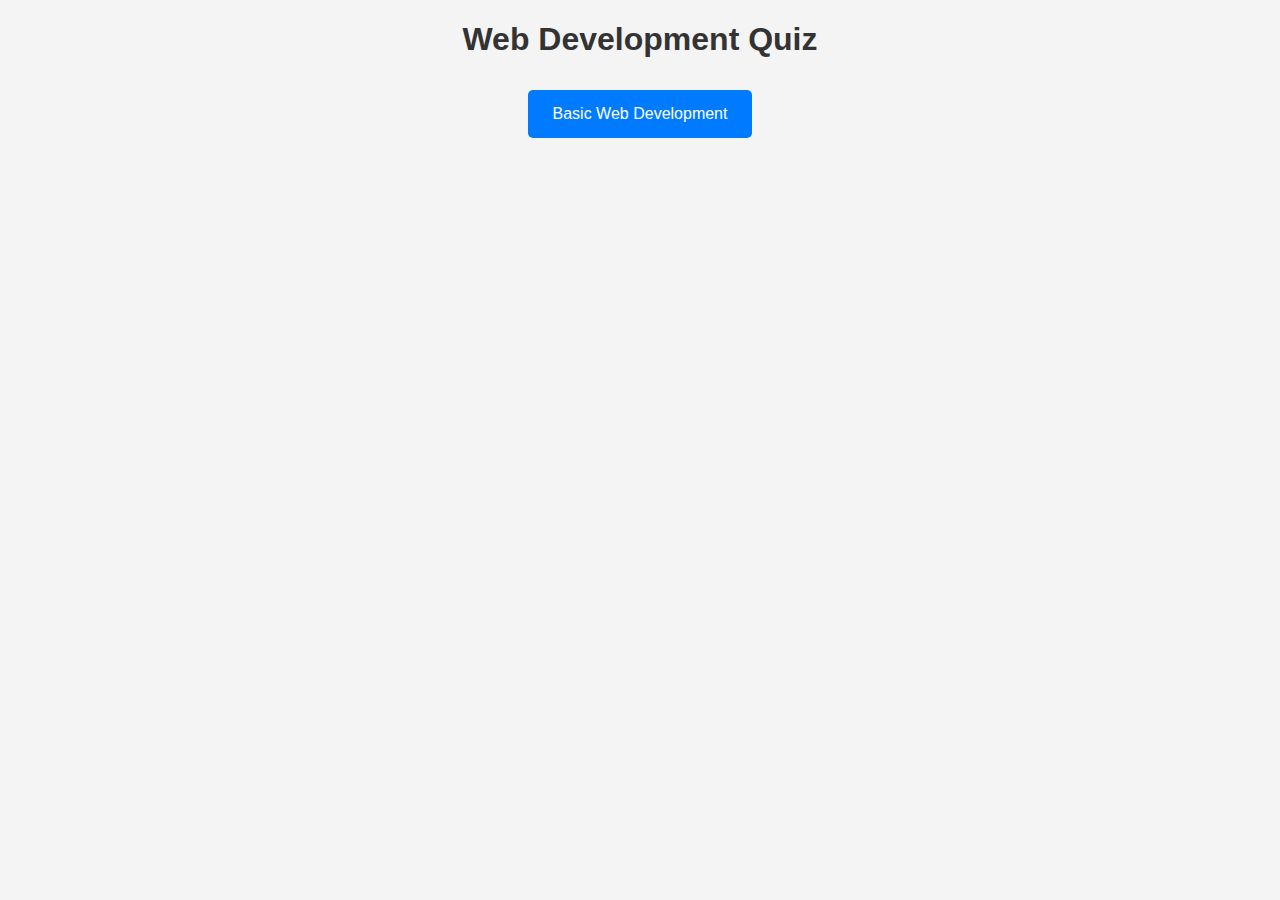
<file: Quizzes/webdev-quiz.html>
<!DOCTYPE html>
<html lang="en">
<head>
  <meta charset="UTF-8">
  <meta name="viewport" content="width=device-width, initial-scale=1.0">
  <title>Web Development Quiz Application</title>
  <style>
    body {
      font-family: Arial, sans-serif;
      background-color: #f4f4f4;
      margin: 0;
      padding: 0;
    }
    .container {
      width: 80%;
      margin: 20px auto;
    }
    h1, h2 {
      text-align: center;
      color: #333;
    }
    .topics-list {
      display: flex;
      flex-wrap: wrap;
      justify-content: center;
    }
    .topic {
      background-color: #007bff;
      color: #fff;
      padding: 15px 25px;
      margin: 10px;
      border-radius: 5px;
      cursor: pointer;
      transition: background-color 0.3s ease;
    }
    .topic:hover {
      background-color: #0056b3;
    }
    .quiz-section {
      display: none;
      margin-top: 30px;
    }
    .quiz-timer {
      font-size: 18px;
      margin-bottom: 20px;
      color: #333;
    }
    .question {
      background-color: #fff;
      padding: 20px;
      margin-bottom: 10px;
      border-radius: 5px;
      box-shadow: 0 0 10px rgba(0, 0, 0, 0.1);
    }
    .answer-options label {
      display: block;
      margin: 5px 0;
    }
    .submit-btn, .restart-btn {
      padding: 10px 20px;
      background-color: #28a745;
      color: #fff;
      border: none;
      border-radius: 5px;
      cursor: pointer;
      margin-top: 10px;
    }
    .submit-btn:hover, .restart-btn:hover {
      background-color: #218838;
    }
    .result {
      text-align: center;
      font-size: 20px;
      color: #333;
    }
  </style>
</head>
<body>
  <div class="container">
    <h1>Web Development Quiz</h1>
    <div class="topics-list">
      <div class="topic" data-topic="webdev">Basic Web Development</div>
    </div>

    <!-- Quiz Section -->
    <div class="quiz-section" id="quiz-section">
      <div class="quiz-timer" id="quiz-timer">Time Left: 30:00</div>
      <div id="questions-container"></div>
      <button class="submit-btn" id="submit-btn">Submit Quiz</button>
    </div>

    <!-- Result Section -->
    <div class="result" id="result"></div>
    <button class="restart-btn" id="restart-btn" style="display: none;">Take Another Quiz</button>
  </div>

  <script>
    const topics = document.querySelectorAll('.topic');
    const quizSection = document.getElementById('quiz-section');
    const quizTimer = document.getElementById('quiz-timer');
    const questionsContainer = document.getElementById('questions-container');
    const submitBtn = document.getElementById('submit-btn');
    const resultDiv = document.getElementById('result');
    const restartBtn = document.getElementById('restart-btn');

    let timer;
    let timeLeft = 1800; // 30 minutes in seconds
    let selectedAnswers = {};

    // Sample Question Bank with Basic Web Development Questions
    const questionBank = {
      'webdev': [
        { question: "What does HTML stand for?", options: ["Hyper Text Markup Language", "Home Tool Markup Language", "Hyperlinks and Text Markup Language", "None"], answer: "Hyper Text Markup Language" },
        { question: "What is the purpose of the <!DOCTYPE html> declaration?", options: ["Define the document as HTML5", "Define the document as HTML4", "Close an HTML element", "Create a comment"], answer: "Define the document as HTML5" },
        { question: "Which HTML tag is used to define a hyperlink?", options: ["<a>", "<link>", "<href>", "<hyper>"], answer: "<a>" },
        { question: "Which CSS property controls text size?", options: ["font-size", "text-size", "font-weight", "text-style"], answer: "font-size" },
        { question: "How do you create a comment in CSS?", options: ["// comment", "<!-- comment -->", "/* comment */", "# comment"], answer: "/* comment */" },
        { question: "Which JavaScript function is used to display text in an alert box?", options: ["alert()", "prompt()", "display()", "show()"], answer: "alert()" },
        { question: "Which CSS property is used to change the background color?", options: ["background-color", "color", "bgcolor", "background"], answer: "background-color" },
        { question: "Which HTML tag is used to define an ordered list?", options: ["<ul>", "<ol>", "<li>", "<order>"], answer: "<ol>" },
        { question: "Which of the following is a self-closing HTML tag?", options: ["<div>", "<p>", "<br>", "<h1>"], answer: "<br>" },
        { question: "What does CSS stand for?", options: ["Color and Style Sheets", "Cascading Style Sheets", "Creative Style Sheets", "Computer Style Sheets"], answer: "Cascading Style Sheets" },
        { question: "How do you create a function in JavaScript?", options: ["function myFunction()", "def myFunction()", "create myFunction()", "myFunction function()"], answer: "function myFunction()" },
        { question: "Which attribute is used to specify an image in HTML?", options: ["src", "href", "img", "alt"], answer: "src" },
        { question: "What is the correct HTML tag for inserting a line break?", options: ["<lb>", "<break>", "<br>", "<b>"], answer: "<br>" },
        { question: "How do you apply a class in CSS?", options: [".className", "#className", "className{}", "class: className"], answer: ".className" },
        { question: "Which HTML element is used for the largest heading?", options: ["<h1>", "<h6>", "<heading>", "<title>"], answer: "<h1>" },
        { question: "How do you declare a variable in JavaScript?", options: ["var x;", "variable x;", "x = var;", "declare x;"], answer: "var x;" },
        { question: "What is the purpose of the 'alt' attribute in an image tag?", options: ["Specify the image source", "Provide alternative text", "Style the image", "Change image size"], answer: "Provide alternative text" },
        { question: "What is the default display value of a <div> element?", options: ["inline", "block", "inline-block", "none"], answer: "block" },
        { question: "Which CSS property is used to make text bold?", options: ["font-weight", "text-style", "font-style", "font-bold"], answer: "font-weight" },
        { question: "What does DOM stand for?", options: ["Document Object Model", "Data Object Model", "Display Object Mode", "Document Order Mode"], answer: "Document Object Model" },
        { question: "Which HTML tag is used to create a form?", options: ["<form>", "<input>", "<button>", "<textarea>"], answer: "<form>" },
        { question: "How do you add a comment in JavaScript?", options: ["<!-- comment -->", "/* comment */", "// comment", "# comment"], answer: "// comment" },
        { question: "Which JavaScript method is used to select an element by ID?", options: ["getElementById()", "querySelector()", "getId()", "findElementById()"], answer: "getElementById()" },
        { question: "What is the correct syntax for referring to an external JavaScript file?", options: ["<script href='filename.js'>", "<script src='filename.js'>", "<script name='filename.js'>", "<script file='filename.js'>"], answer: "<script src='filename.js'>" },
        { question: "Which HTML element is used to define the title of a document?", options: ["<title>", "<header>", "<head>", "<meta>"], answer: "<title>" },
        { question: "How can you make a numbered list in HTML?", options: ["<ul>", "<ol>", "<li>", "<dl>"], answer: "<ol>" },
        { question: "Which HTML tag is used to create a checkbox?", options: ["<input type='checkbox'>", "<checkbox>", "<box>", "<input>"], answer: "<input type='checkbox'>" },
        { question: "Which CSS property is used to change the text color?", options: ["color", "text-color", "font-color", "text-style"], answer: "color" },
        { question: "Which JavaScript keyword is used to define a constant?", options: ["const", "let", "var", "static"], answer: "const" },
      ]
    };

    // Event listener to start quiz based on chosen topic
    topics.forEach(topic => {
      topic.addEventListener('click', () => {
        startQuiz(topic.dataset.topic);
      });
    });

    function startQuiz(topic) {
      // Display quiz section and hide other elements
      quizSection.style.display = 'block';
      resultDiv.style.display = 'none';
      restartBtn.style.display = 'none';

      // Load questions
      loadQuestions(topic);

      // Start the timer
      startTimer();
    }

    function loadQuestions(topic) {
      questionsContainer.innerHTML = ''; // Clear previous questions

      questionBank[topic].forEach((q, index) => {
        // Create question div
        const questionDiv = document.createElement('div');
        questionDiv.classList.add('question');

        // Add question text
        const questionText = document.createElement('h3');
        questionText.textContent = `${index + 1}. ${q.question}`;
        questionDiv.appendChild(questionText);

        // Add answer options
        const optionsDiv = document.createElement('div');
        optionsDiv.classList.add('answer-options');

        q.options.forEach(option => {
          const label = document.createElement('label');
          const input = document.createElement('input');
          input.type = 'radio';
          input.name = `question-${index}`;
          input.value = option;
          input.onclick = () => (selectedAnswers[index] = option);

          label.appendChild(input);
          label.appendChild(document.createTextNode(option));
          optionsDiv.appendChild(label);
        });

        questionDiv.appendChild(optionsDiv);
        questionsContainer.appendChild(questionDiv);
      });
    }

    function startTimer() {
      clearInterval(timer); // Clear any existing timer
      timeLeft = 1800; // Reset timer to 30 minutes

      timer = setInterval(() => {
        if (timeLeft <= 0) {
          clearInterval(timer);
          submitQuiz();
        } else {
          let minutes = Math.floor(timeLeft / 60);
          let seconds = timeLeft % 60;
          quizTimer.textContent = `Time Left: ${minutes}:${seconds < 10 ? '0' : ''}${seconds}`;
          timeLeft--;
        }
      }, 1000);
    }

    submitBtn.addEventListener('click', submitQuiz);

    function submitQuiz() {
      clearInterval(timer);
      let score = 0;

      questionBank.webdev.forEach((q, index) => {
        if (selectedAnswers[index] === q.answer) {
          score++;
        }
      });

      // Display the result
      resultDiv.style.display = 'block';
      resultDiv.textContent = `Your Score: ${score} out of ${questionBank.webdev.length}`;
      restartBtn.style.display = 'block';
    }

    restartBtn.addEventListener('click', () => {
      selectedAnswers = {};
      resultDiv.style.display = 'none';
      quizSection.style.display = 'none';
      restartBtn.style.display = 'none';
    });
  </script>
</body>
</html>
</file>
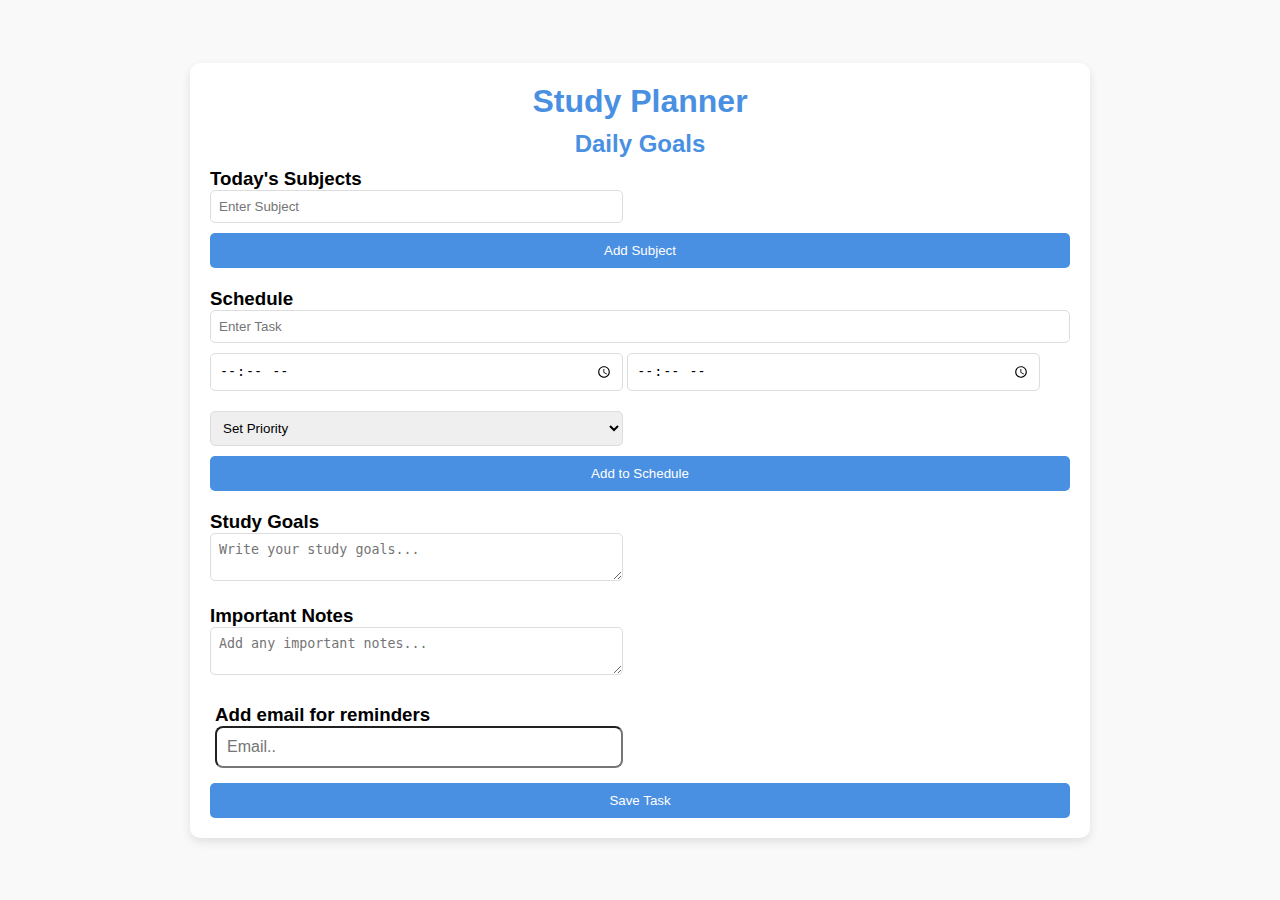
<file: Task/Addtask.html>
<!DOCTYPE html>
<html lang="en">
<head>
    <meta charset="UTF-8">
    <meta name="viewport" content="width=device-width, initial-scale=1.0">
    <title>Enhanced Study Planner</title>
    <style>
        /* CSS Reset */
        * { margin: 0; padding: 0; box-sizing: border-box; }
        body {
            font-family: Arial, sans-serif;
            background-color: #f9f9f9;
            display: flex;
            justify-content: center;
            align-items: center;
            min-height: 100vh;
        }
        .planner-container {
            width: 90%;
            max-width: 900px;
            background-color: #ffffff;
            padding: 20px;
            border-radius: 10px;
            box-shadow: 0 4px 10px rgba(0, 0, 0, 0.1);
        }
        h1, h2 {
            text-align: center;
            color: #4a90e2;
            margin-bottom: 10px;
        }
        .row, .section {
            margin-bottom: 20px;
        }
        .row input, .row select, .section textarea, .section input[type="text"] {
            width: 48%;
            padding: 8px;
            border: 1px solid #ddd;
            border-radius: 5px;
        }
        .task-item {
            margin-top: 10px;
            padding: 8px;
            background-color: #f0f8ff;
            border-radius: 5px;
            border: 1px solid #ddd;
            display: flex;
            justify-content: space-between;
            align-items: center;
        }
        .add-btn, .add-task-btn {
            width: 100%;
            padding: 10px;
            background-color: #4a90e2;
            color: #fff;
            border: none;
            border-radius: 5px;
            cursor: pointer;
            margin-top: 10px;
        }
        .add-btn:hover, .add-task-btn:hover {
            background-color: #357abd;
        }

        .email{
            padding:5px
        }

        .test{
            padding: 10px;
            width: 48%;
            font-size: 16px;
            border-radius: 8px;
        }
    </style>
</head>
<body>
    <div class="planner-container">
        <h1>Study Planner</h1>
        <h2>Daily Goals</h2>

        <!-- Today's Subjects Section -->
        <form action="../php/dailytask.php" method="POST" onsubmit="collectInputs()">
            <div class="section">
                <h3>Today's Subjects</h3>
                <input type="text" id="subjectInput" placeholder="Enter Subject" name="subject">
                <button type="button" class="add-btn" onclick="addSubject()">Add Subject</button>
                <div id="subjectList" class="subject-list"></div>
                <input type="hidden" id="subjectsField" name="subjects">
            </div>

            <!-- Schedule Section with Start and End Time, Priority Option -->
            <div class="section">
                <h3>Schedule</h3>
                <input type="text" id="taskInput" placeholder="Enter Task" name="task" style="width: 100%; margin-bottom: 10px;">
                <div class="row">
                    <!-- <input type="date" id="startDateInput" name="start_date"> -->
                    <!-- <input type="date" id="endDateInput" name="end_date"> -->
                    <input type="time" id="startTimeInput" name="start_time">
                    <input type="time" id="endTimeInput" name="end_time">
                </div>
                <div class="row">
                    <select id="priorityInput" name="priority">
                        <option value="" disabled selected>Set Priority</option>
                        <option value="Low">Low Priority</option>
                        <option value="Medium">Medium Priority</option>
                        <option value="High">High Priority</option>
                    </select>
                    <button type="button" class="add-btn" onclick="addSchedule()">Add to Schedule</button>
                </div>
                <div id="scheduleList" class="schedule-list"></div>
                <input type="hidden" id="scheduleField" name="schedule">
            </div>

            <!-- Study Goals Section -->
            <div class="section">
                <h3>Study Goals</h3>
                <textarea id="studyGoals" name="goals" placeholder="Write your study goals..." required></textarea>
            </div>

            <!-- Important Notes Section -->
            <div class="section">
                <h3>Important Notes</h3>
                <textarea id="notes" name="notes" placeholder="Add any important notes..."></textarea>
            </div>
            <div class="email">
                <h3>Add email for reminders </h3>
                <input id="email" class="test" name="email" placeholder="Email..">
            </div>
            <!-- Save Task Button -->
            <button type="submit" class="add-task-btn">Save Task</button>
        </form>
    </div>

    <script>
        let subjects = [];
        let schedule = [];

        function addSubject() {
            const subjectInput = document.getElementById("subjectInput").value;
            if (subjectInput) {
                subjects.push(subjectInput);
                updateSubjectList();
                document.getElementById("subjectInput").value = "";
            } else {
                alert("Please enter a subject.");
            }
        }

        function updateSubjectList() {
            const subjectList = document.getElementById("subjectList");
            subjectList.innerHTML = "";
            subjects.forEach(subject => {
                const subjectItem = document.createElement("div");
                subjectItem.className = "task-item";
                subjectItem.textContent = subject;
                subjectList.appendChild(subjectItem);
            });
        }

        function addSchedule() {
            const task = document.getElementById("taskInput").value;
            // const startDate = document.getElementById("startDateInput").value;
            // const endDate = document.getElementById("endDateInput").value;
            const startTime = document.getElementById("startTimeInput").value;
            const endTime = document.getElementById("endTimeInput").value;
            const priority = document.getElementById("priorityInput").value;

            if (task && startTime && endTime && priority) {
                schedule.push({ task,startTime, endTime, priority });
                updateScheduleList();
                document.getElementById("taskInput").value = "";
                // document.getElementById("startDateInput").value = "";
                // document.getElementById("endDateInput").value = "";
                document.getElementById("startTimeInput").value = "";
                document.getElementById("endTimeInput").value = "";
                document.getElementById("priorityInput").value = "";
            } else {
                alert("Please complete all fields for the task.");
            }
        }

        function updateScheduleList() {
            const scheduleList = document.getElementById("scheduleList");
            scheduleList.innerHTML = "";
            schedule.forEach(item => {
                const scheduleItem = document.createElement("div");
                scheduleItem.className = "task-item";
                scheduleItem.textContent = `${item.task} | ${item.startDate} ${item.startTime} - ${item.endDate} ${item.endTime} | Priority: ${item.priority}`;
                scheduleList.appendChild(scheduleItem);
            });
        }

        function collectInputs() {
            document.getElementById("subjectsField").value = JSON.stringify(subjects);
            document.getElementById("scheduleField").value = JSON.stringify(schedule);
        }
    </script>
</body>
</html>
</file>
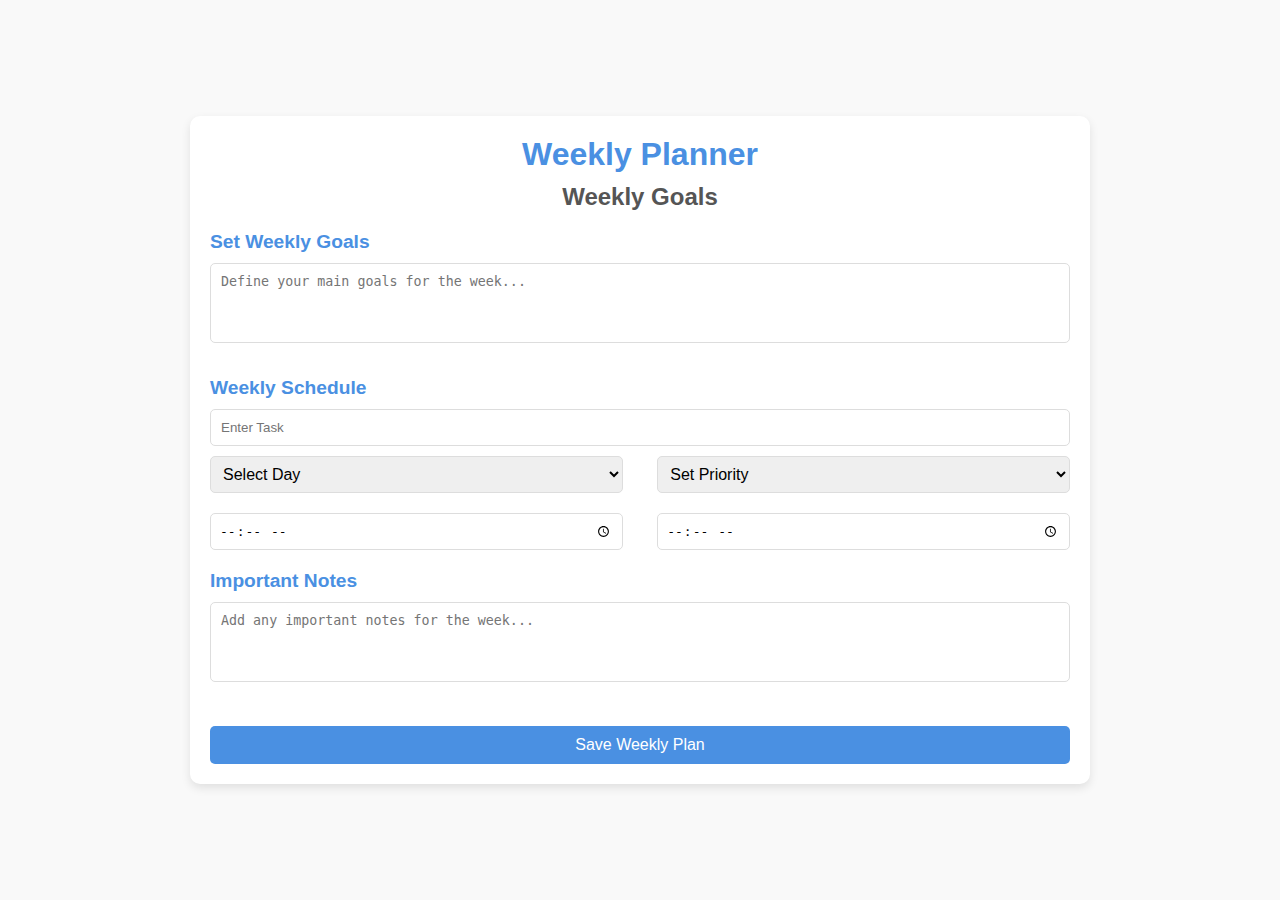
<file: Task/Addtask2.html>
<!DOCTYPE html>
<html lang="en">
<head>
    <meta charset="UTF-8">
    <meta name="viewport" content="width=device-width, initial-scale=1.0">
    <title>Weekly Task Planner</title>
    <style>
        /* CSS Reset */
        * {
            margin: 0;
            padding: 0;
            box-sizing: border-box;
        }

        body {
            font-family: Arial, sans-serif;
            background-color: #f9f9f9;
            display: flex;
            justify-content: center;
            align-items: center;
            min-height: 100vh;
        }

        .planner-container {
            width: 90%;
            max-width: 900px;
            background-color: #ffffff;
            padding: 20px;
            border-radius: 10px;
            box-shadow: 0 4px 10px rgba(0, 0, 0, 0.1);
        }

        h1 {
            text-align: center;
            color: #4a90e2;
            font-size: 2em;
            margin-bottom: 10px;
        }

        h2 {
            text-align: center;
            color: #555;
            font-size: 1.5em;
            margin-bottom: 20px;
        }

        .row {
            display: flex;
            justify-content: space-between;
            margin-bottom: 20px;
        }

        .row input,
        .row select {
            width: 48%;
            padding: 8px;
            border: 1px solid #ddd;
            border-radius: 5px;
            font-size: 1em;
        }

        .section {
            margin-bottom: 20px;
        }

        .section h3 {
            color: #4a90e2;
            margin-bottom: 10px;
            font-size: 1.2em;
        }

        .task-item {
            margin-top: 10px;
            padding: 8px;
            background-color: #f0f8ff;
            border-radius: 5px;
            border: 1px solid #ddd;
            display: flex;
            justify-content: space-between;
            align-items: center;
        }

        .add-btn {
            background-color: #4a90e2;
            color: #ffffff;
            padding: 8px;
            border: none;
            border-radius: 5px;
            cursor: pointer;
            margin-top: 10px;
            width: 100%;
        }

        .add-btn:hover {
            background-color: #357abd;
        }

        .add-task-btn {
            width: 100%;
            padding: 10px;
            background-color: #4a90e2;
            color: #fff;
            font-size: 1em;
            border: none;
            border-radius: 5px;
            cursor: pointer;
            margin-top: 10px;
        }

        .add-task-btn:hover {
            background-color: #357abd;
        }

        .section textarea, .section input[type="text"] {
            width: 100%;
            padding: 10px;
            border: 1px solid #ddd;
            border-radius: 5px;
            resize: none;
            margin-bottom: 10px;
        }

        .section textarea {
            height: 80px;
        }
    </style>
</head>
<body>
    <div class="planner-container">
        <h1>Weekly Planner</h1>
        <h2>Weekly Goals</h2>

        <!-- Weekly Goals Section -->
        <form action="../php/weekly.php" method="POST">
            <div class="section">
                <h3>Set Weekly Goals</h3>
                <textarea id="weeklyGoals" placeholder="Define your main goals for the week..." name="goals"></textarea>
            </div>
        
            <!-- Weekly Schedule Section -->
            <div class="section">
                <h3>Weekly Schedule</h3>
                <input type="text" id="taskInput" placeholder="Enter Task" style="width: 100%; margin-bottom: 10px;" name="task">
                <div class="row">
                    <!-- Select Day -->
                    <select id="dayInput" name="day">
                        <option value="" disabled selected>Select Day</option>
                        <option value="Monday">Monday</option>
                        <option value="Tuesday">Tuesday</option>
                        <option value="Wednesday">Wednesday</option>
                        <option value="Thursday">Thursday</option>
                        <option value="Friday">Friday</option>
                        <option value="Saturday">Saturday</option>
                        <option value="Sunday">Sunday</option>
                    </select>
                    <!-- Select Priority -->
                    <select id="priorityInput" name="priority">
                        <option value="" disabled selected>Set Priority</option>
                        <option value="Low">Low Priority</option>
                        <option value="Medium">Medium Priority</option>
                        <option value="High">High Priority</option>
                    </select>
                </div>
                <div class="row">
                    <!-- Time Inputs -->
                    <input type="time" id="startTimeInput" placeholder="Start Time" name="start-time">
                    <input type="time" id="endTimeInput" placeholder="End Time" name="end-time">
                </div>
            </div>
        
            <!-- Important Notes Section -->
            <div class="section">
                <h3>Important Notes</h3>
                <textarea id="weeklyNotes" placeholder="Add any important notes for the week..." name="notes"></textarea>
            </div>
        
            <!-- Save Weekly Task Button -->
            <button type="submit" class="add-task-btn" name="submit">Save Weekly Plan</button>
        </form>
        
    </div>
</body>
</html>
</file>
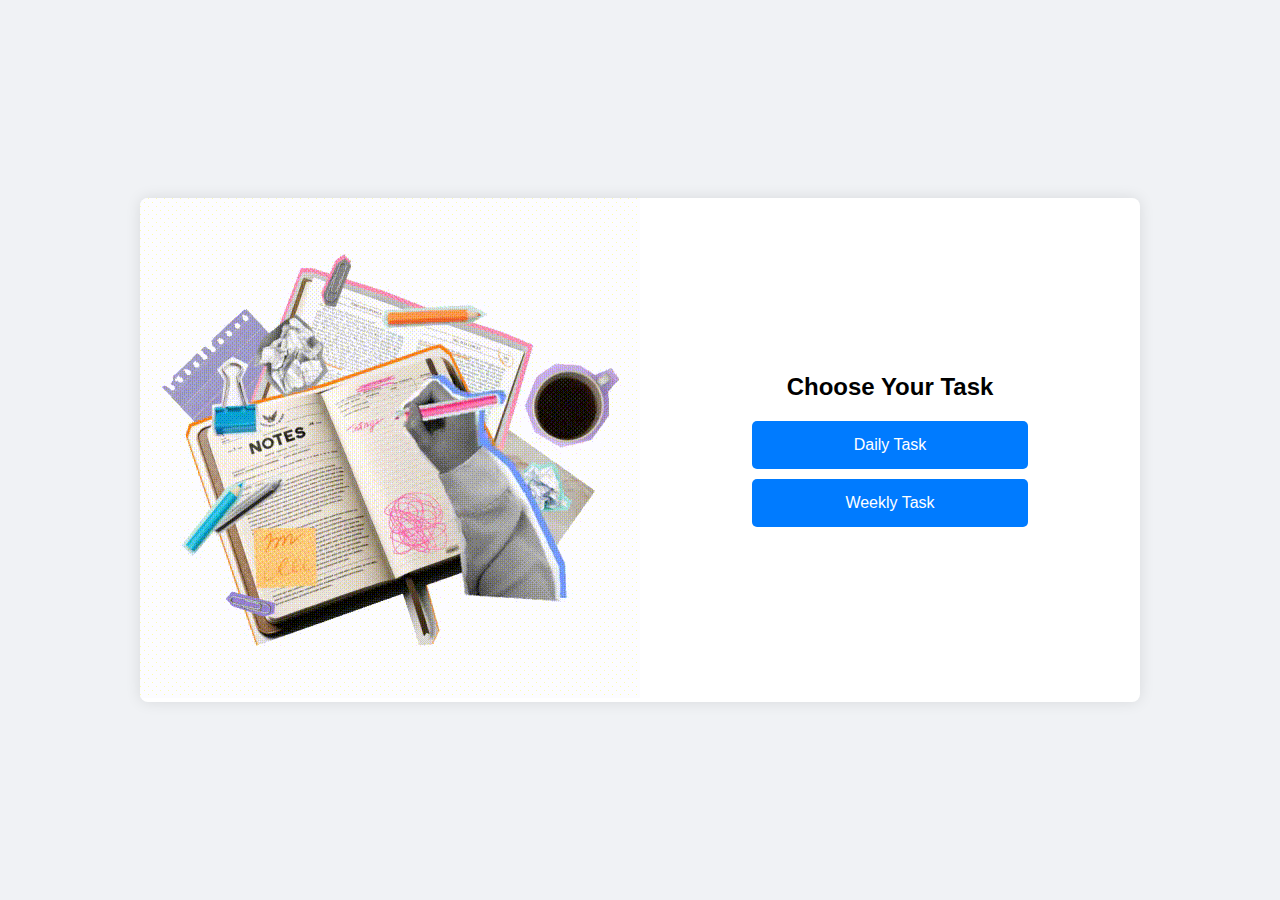
<file: Task/main-task.html>
<!DOCTYPE html>
<html lang="en">
<head>
    <meta charset="UTF-8">
    <meta name="viewport" content="width=device-width, initial-scale=1.0">
    <title>Task Page</title>
    <style>
        * {
            margin: 0;
            padding: 0;
            box-sizing: border-box;
        }
        body {
            display: flex;
            justify-content: center;
            align-items: center;
            height: 100vh;
            background-color: #f0f2f5;
            font-family: Arial, sans-serif;
        }
        .container {
            display: flex;
            width: 80%;
            max-width: 1000px;
            background-color: #ffffff;
            box-shadow: 0 0 15px rgba(0, 0, 0, 0.1);
            border-radius: 8px;
            overflow: hidden;
        }
        .image-section {
            width: 50%;
            background: url('https://via.placeholder.com/500') no-repeat center center/cover;
        }
        .content-section {
            width: 50%;
            display: flex;
            flex-direction: column;
            justify-content: center;
            align-items: center;
            padding: 20px;
            text-align: center;
        }
        .content-section h2 {
            font-size: 24px;
            margin-bottom: 20px;
        }
        .btn-group {
            display: flex;
            gap: 10px;
            width: 60%;
            justify-content: center;
            flex-direction: column;
        }
        .btn-group button {
            flex: 1;
            padding: 15px;
            font-size: 16px;
            cursor: pointer;
            border: none;
            color: #fff;
            background-color: #007bff;
            border-radius: 5px;
            transition: background-color 0.3s ease;
        }
        .btn-group button:hover {
            background-color: #0056b3;
        }
        .btn a{
                text-decoration: none;
                color: #fff;
        }
        /* Media Queries */
        @media (max-width: 768px) {
            .container {
                flex-direction: column;
                width: 90%;
            }
            .image-section, .content-section {
                width: 100%;
            }
            .content-section h2 {
                font-size: 22px;
            }
            .btn-group {
                width: 80%;
            }
            .btn-group button {
                padding: 12px;
                font-size: 15px;
            }
        }

        @media (max-width: 480px) {
            .container {
                width: 100%;
                margin: 10px;
            }
            .content-section h2 {
                font-size: 20px;
            }
            .btn-group {
                width: 90%;
            }
            .btn-group button {
                padding: 10px;
                font-size: 14px;
            }
        }
    </style>
</head>
<body>
    <div class="container">
        <div class="image-section">
            <img src="../images/task.gif" alt="Description of GIF" width="500" />

        </div>
        <div class="content-section">
            <h2>Choose Your Task</h2>
            <div class="btn-group">
                <button class="btn"> <a href="Addtask.html"> Daily Task</a></button>
                <button class="btn"><a href="Addtask2.html">Weekly Task</a></button>
            </div>
        </div>
    </div>
</body>
</html>
</file>
<file: login/loginstyle.css>
* {
    margin: 0;
    padding: 0;
    box-sizing: border-box;
    font-family: Arial, sans-serif;
}

body {
    background: #f7f8fc;
}

.login-container {
    display: flex;
    height: 100vh;
    justify-content: center;
    align-items: center;
    -webkit-animation: colorchange 20s infinite alternate;

}

.login-form {
    background-color: #fff;
    padding: 40px;
    box-shadow: 0 5px 20px rgba(0,0,0,0.1);
    border-radius: 8px 0px 0px 8px;
    width: 400px;

}

.login-form h2 {
    font-size: 24px;
    color: #333;
    margin-bottom: 10px;
}

.login-form p {
    font-size: 14px;
    margin-bottom: 20px;
}

.login-form label {
    display: block;
    font-size: 12px;
    margin-bottom: 5px;
}

.login-form input {
    width: 100%;
    padding: 10px;
    margin-bottom: 20px;
    border-radius: 5px;
    border: 1px solid #ccc;
    font-size: 14px;
}

.login-form button {
    width: 100%;
    padding: 10px;
    background-color: #4A90E2;
    border: none;
    color: #fff;
    border-radius: 5px;
    font-size: 14px;
    cursor: pointer;
}

.login-form button:hover {
    background-color: #357ABD;
}

.login-form .forgot-password {
    display: block;
    margin-bottom: 20px;
    text-align: right;
    font-size: 12px;
    color: #4A90E2;
    text-decoration: none;
}

.login-form .forgot-password:hover {
    text-decoration: underline;
}

.login-image {
    margin-left: 0px;
}

.login-image img {
    max-width: 410px;
    border-radius: 0px 8px 8px 0px;
}

.modal {
    display: none;
    position: fixed;
    z-index: 1;
    left: 0;
    top: 0;
    width: 100%;
    height: 100%;
    background-color: rgba(0, 0, 0, 0.5);
    justify-content: center;
    align-items: center;
}

.modal-content {
    background-color: #fdfdfd;
    padding: 20px;
    border-radius: 8px;
    width: 300px;
}

.modal-content h2 {
    margin-bottom: 20px;
}

.modal-content input {
    width: 100%;
    padding: 10px;
    margin-bottom: 20px;
    border: 1px solid #ccc;
    border-radius: 5px;
}

.modal-content button {
    width: 100%;
    padding: 10px;
    background-color: #4A90E2;
    color: #fff;
    border: none;
    border-radius: 5px;
}

.modal-content button:hover {
    background-color: #357ABD;
}

.close {
    color: #aaa;
    float: right;
    font-size: 28px;
    cursor: pointer;
}

.close:hover {
    color: black;
}

.bodyy{

}


@-webkit-keyframes backgroundColorChange {
    0% {
      background-color: rgb(206, 206, 218);
    }
    10% {
      background-color: #e0d9e3;
    }
    20% {
      background-color: #d5e8e4;
    }
    25% {
      background-color: #b8a2a2;
    }
    30% {
      background-color: #e5dbd4;
    }
    35% {
      background-color: rgb(226, 219, 209);
    }
    40% {
      background-color: rgb(219, 219, 228);
    }
    50% {
      background-color: #f5cdf8;
    }
    55% {
      background-color: #d5e1e0;
    }
    60% {
      background-color: rgb(220, 220, 235);
    }
    65% {
      background-color: #ebe3eb;
    }
    70% {
      background-color: #d4dbdf;
    }
    80% {
      background-color: #bef3ee;
    }
    90% {
      background-color: #dadee1;
    }
    100% {
      background-color: rgb(214, 204, 205);
    }
  }
  
  /* Apply the animation to the login form or body */
  body{
    -webkit-animation: backgroundColorChange 10s infinite;
    animation: backgroundColorChange 30s infinite;
  }
</file>
